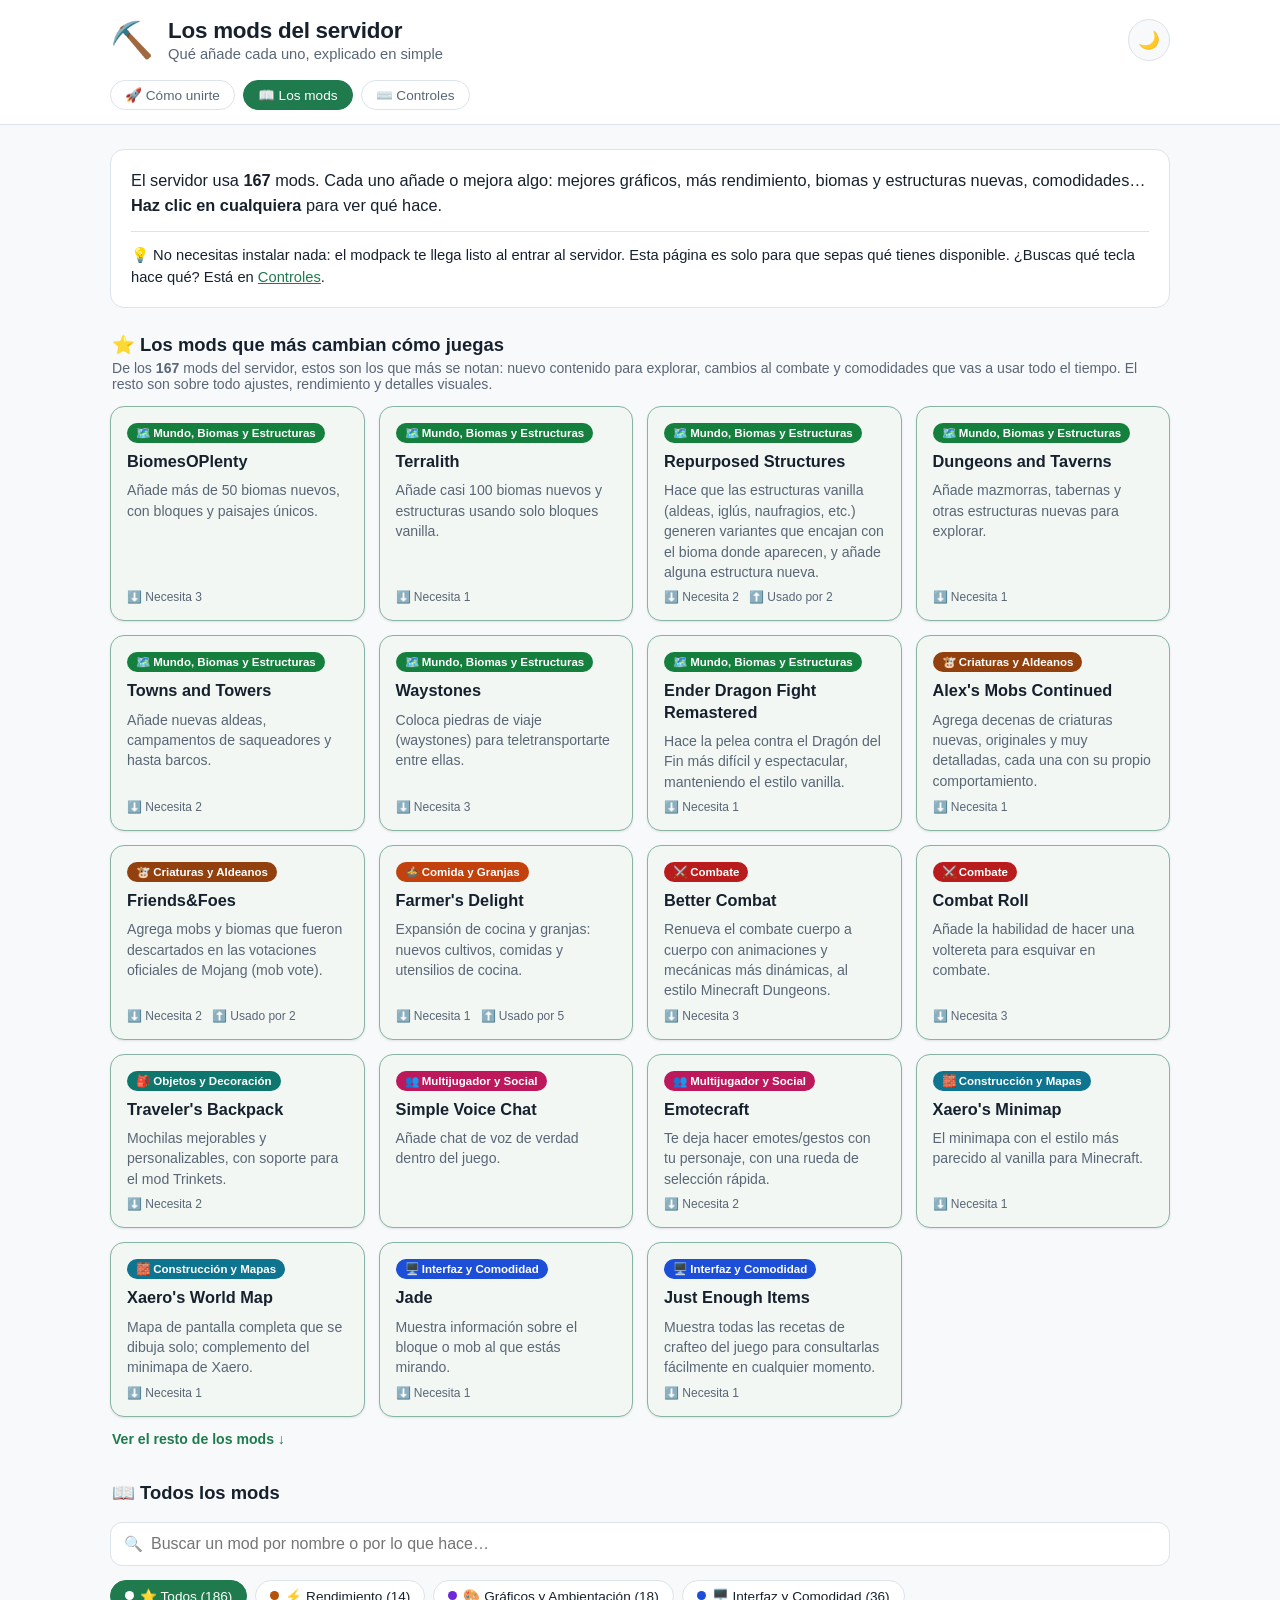
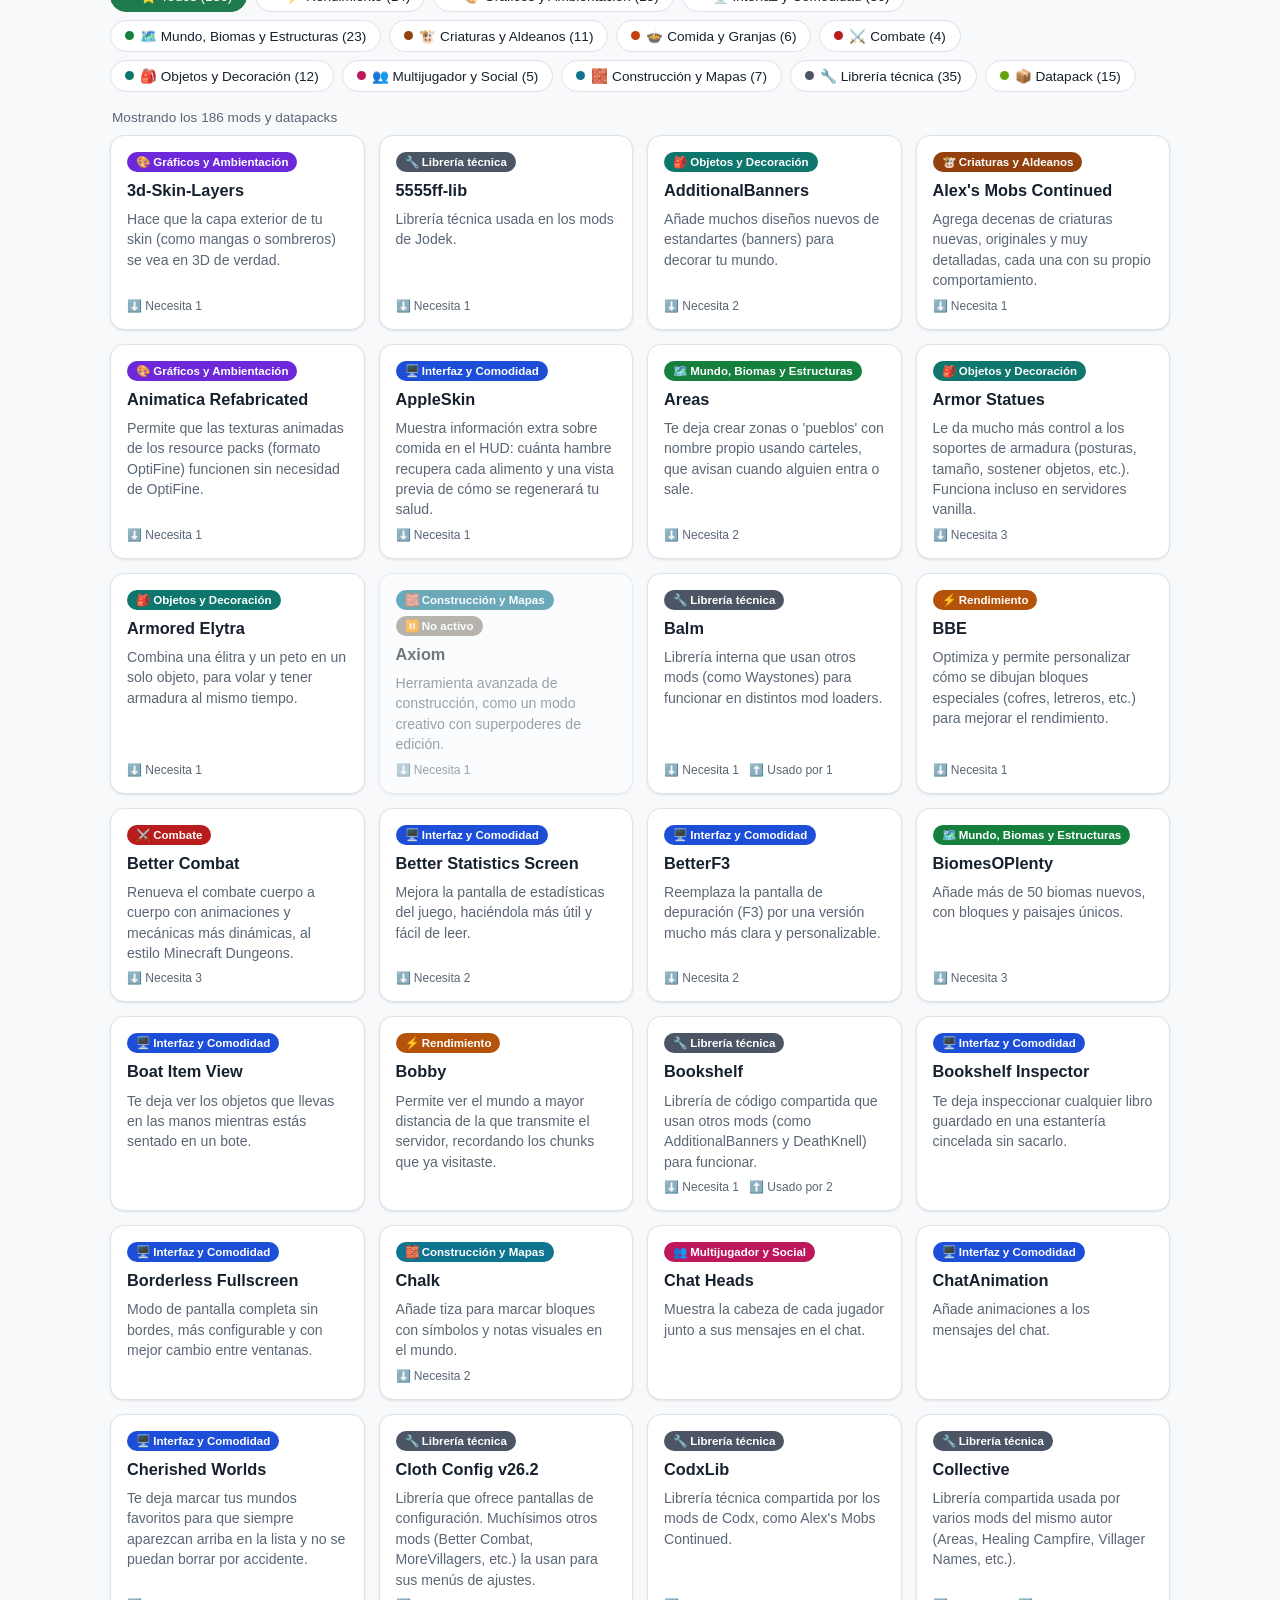
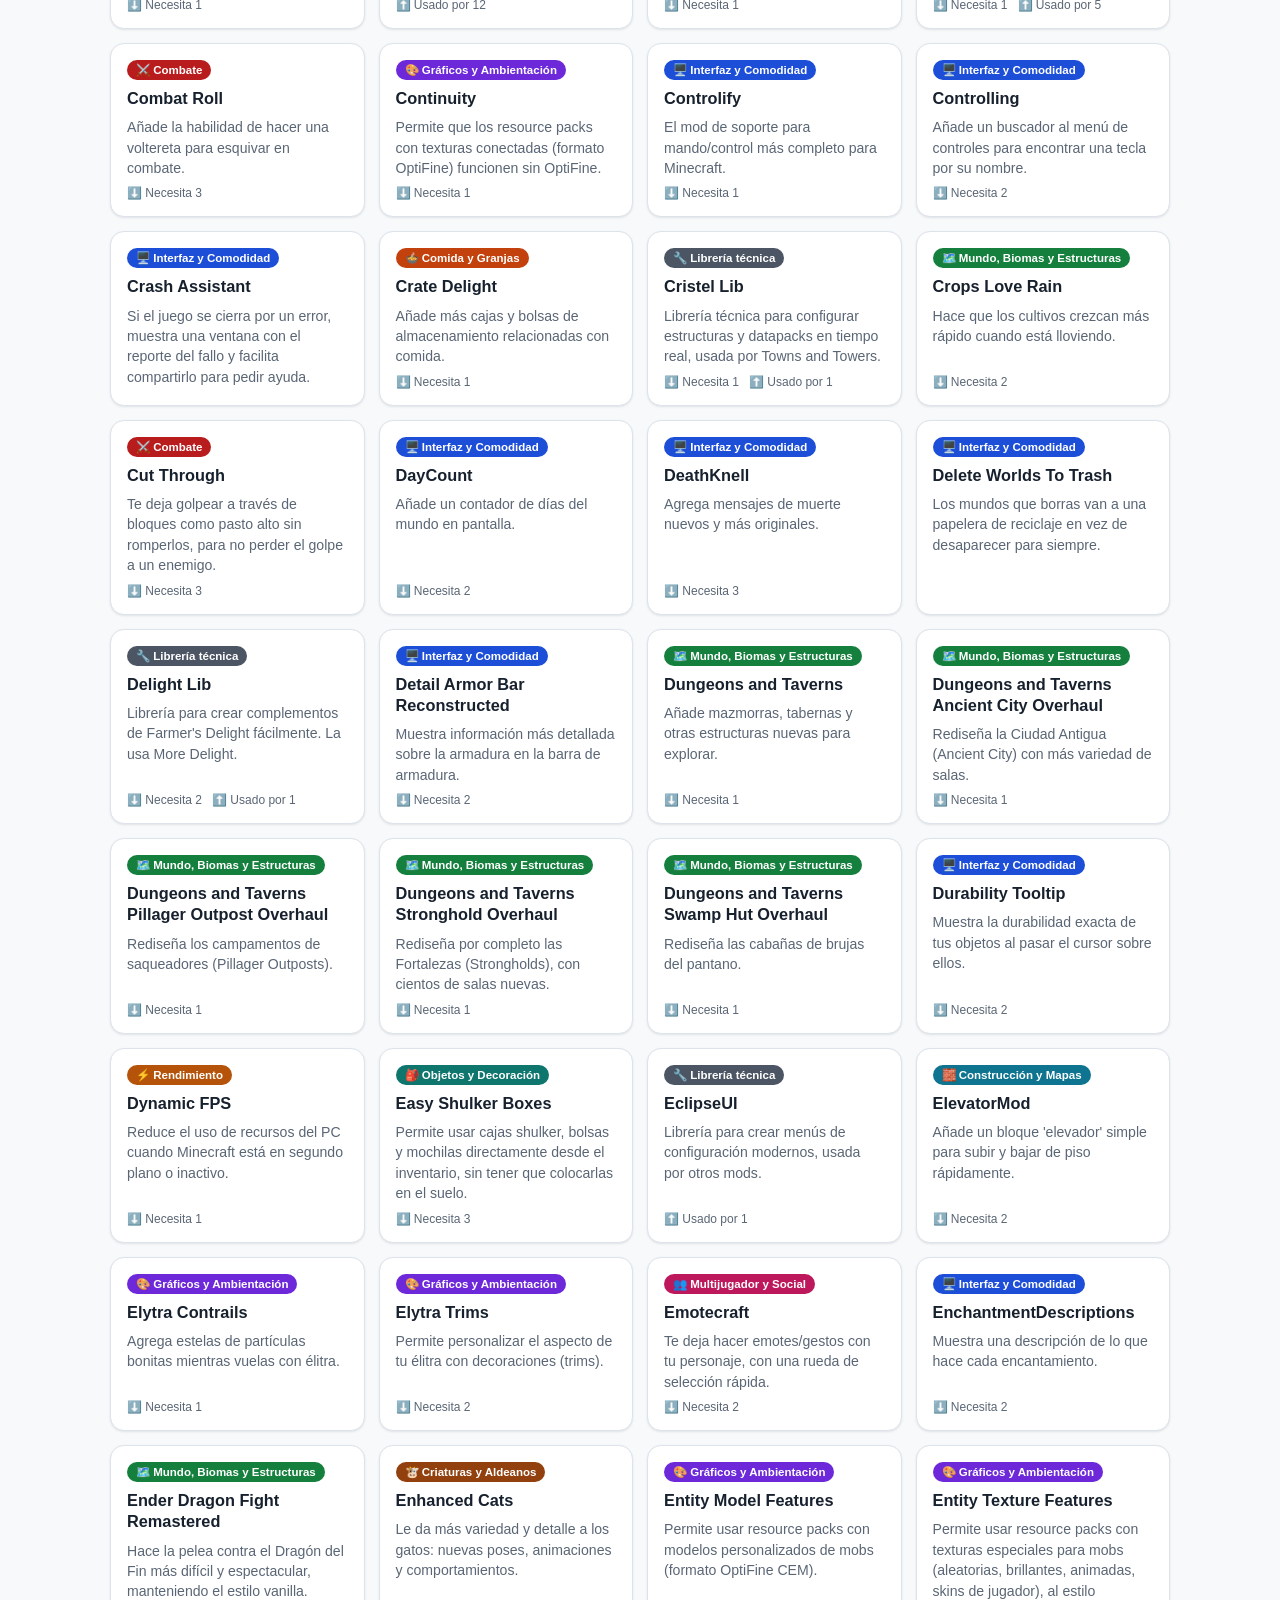
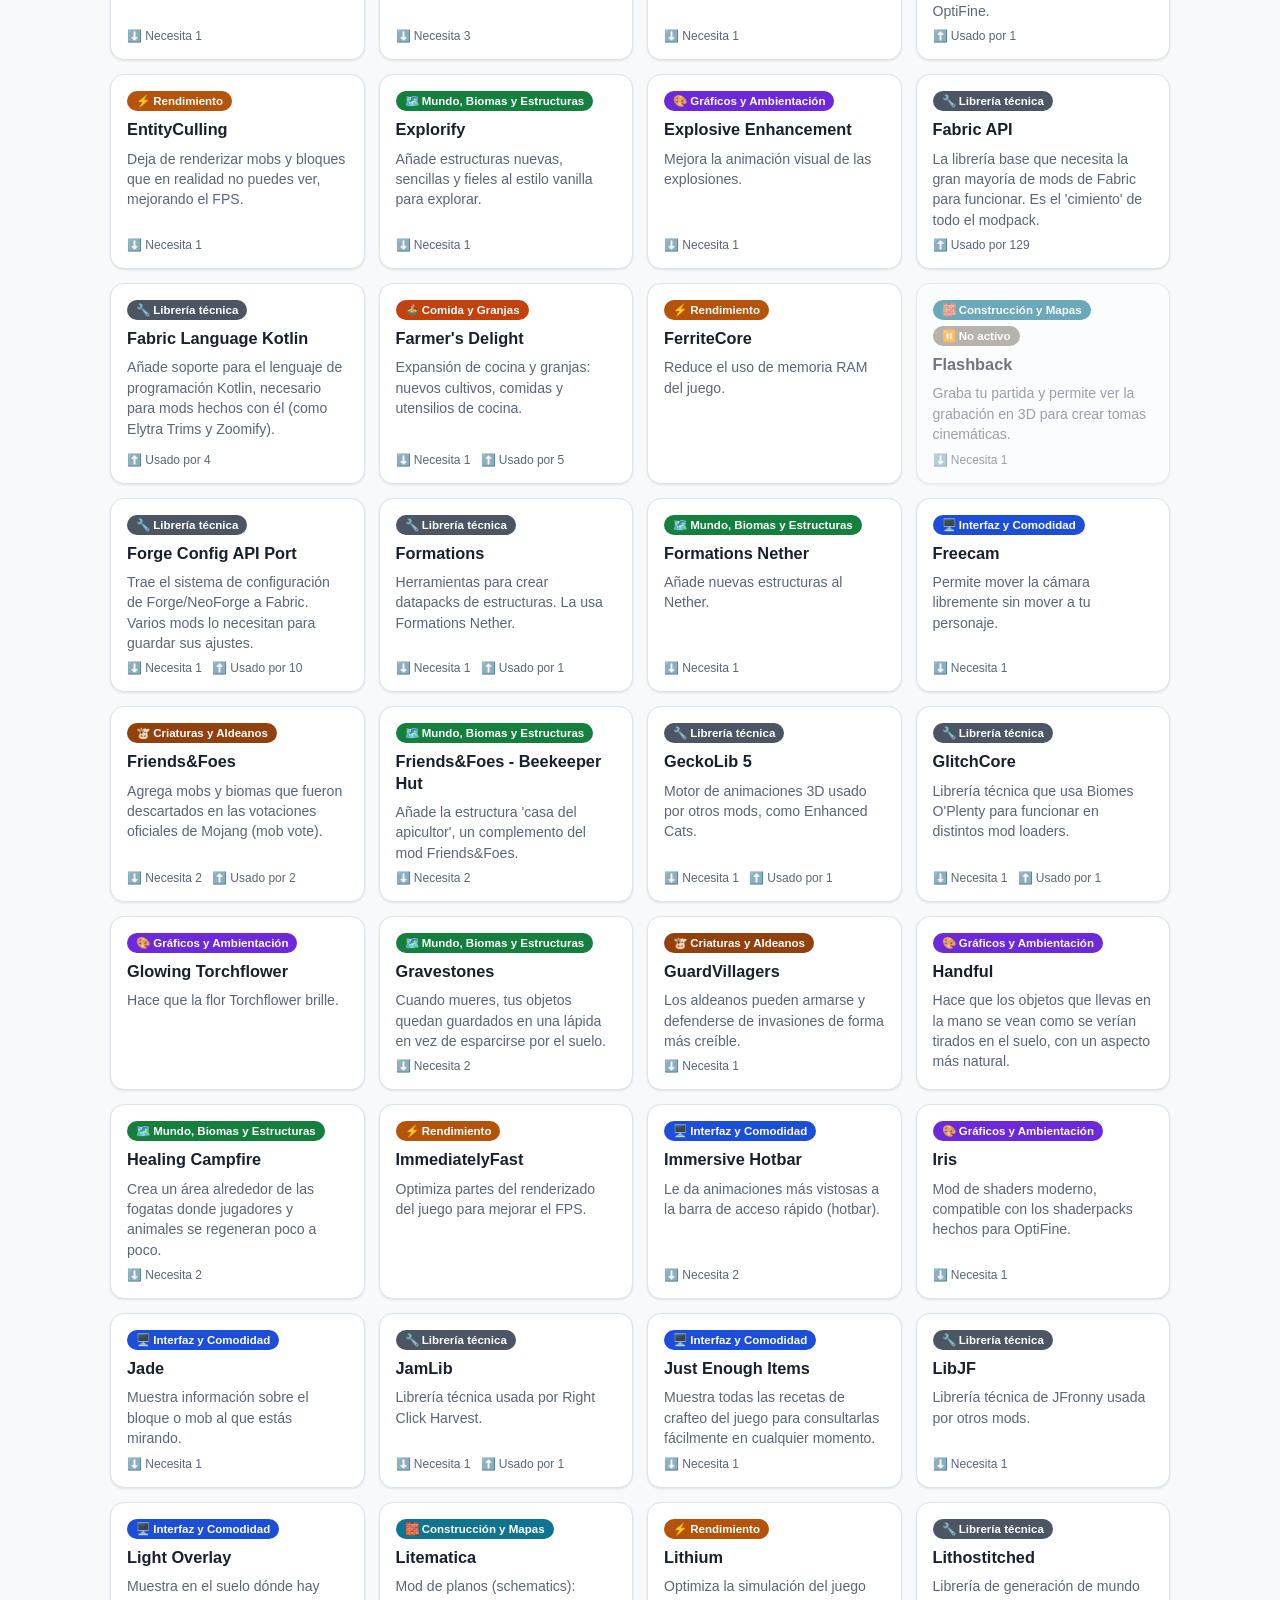
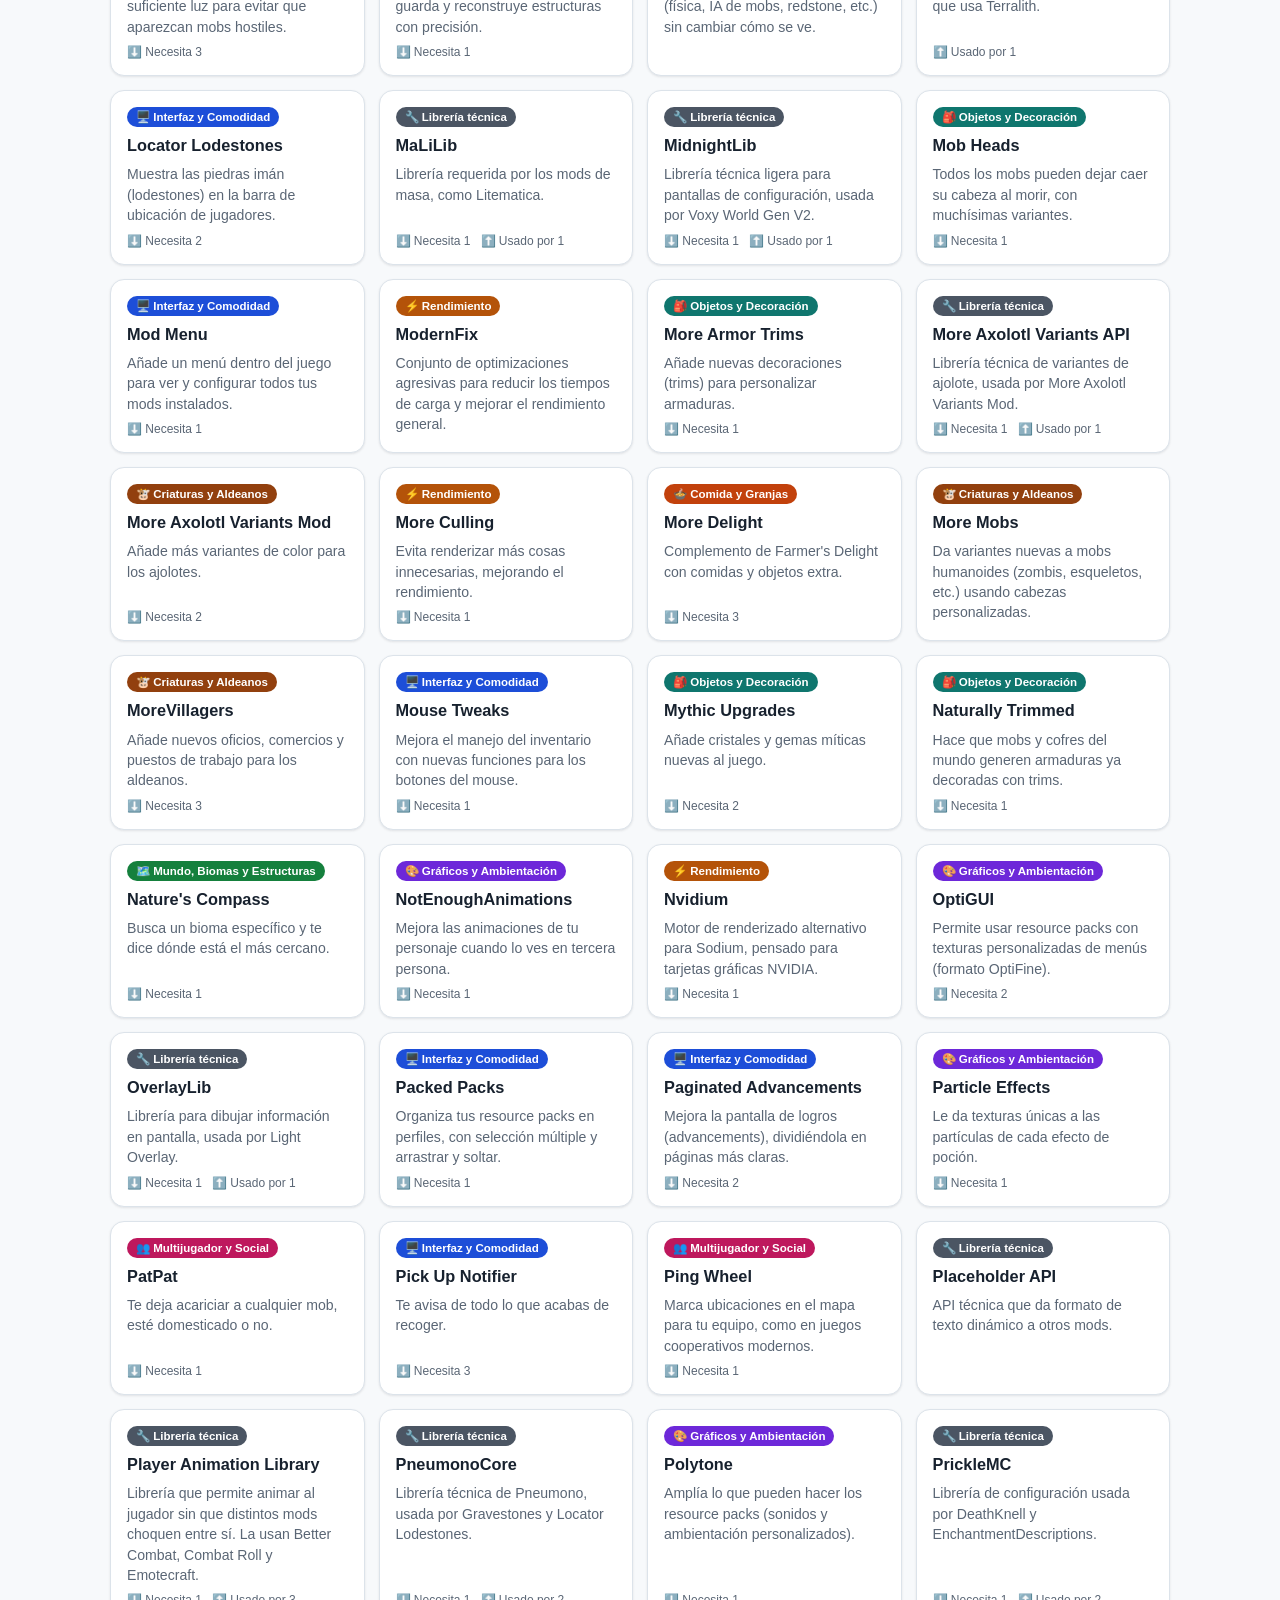
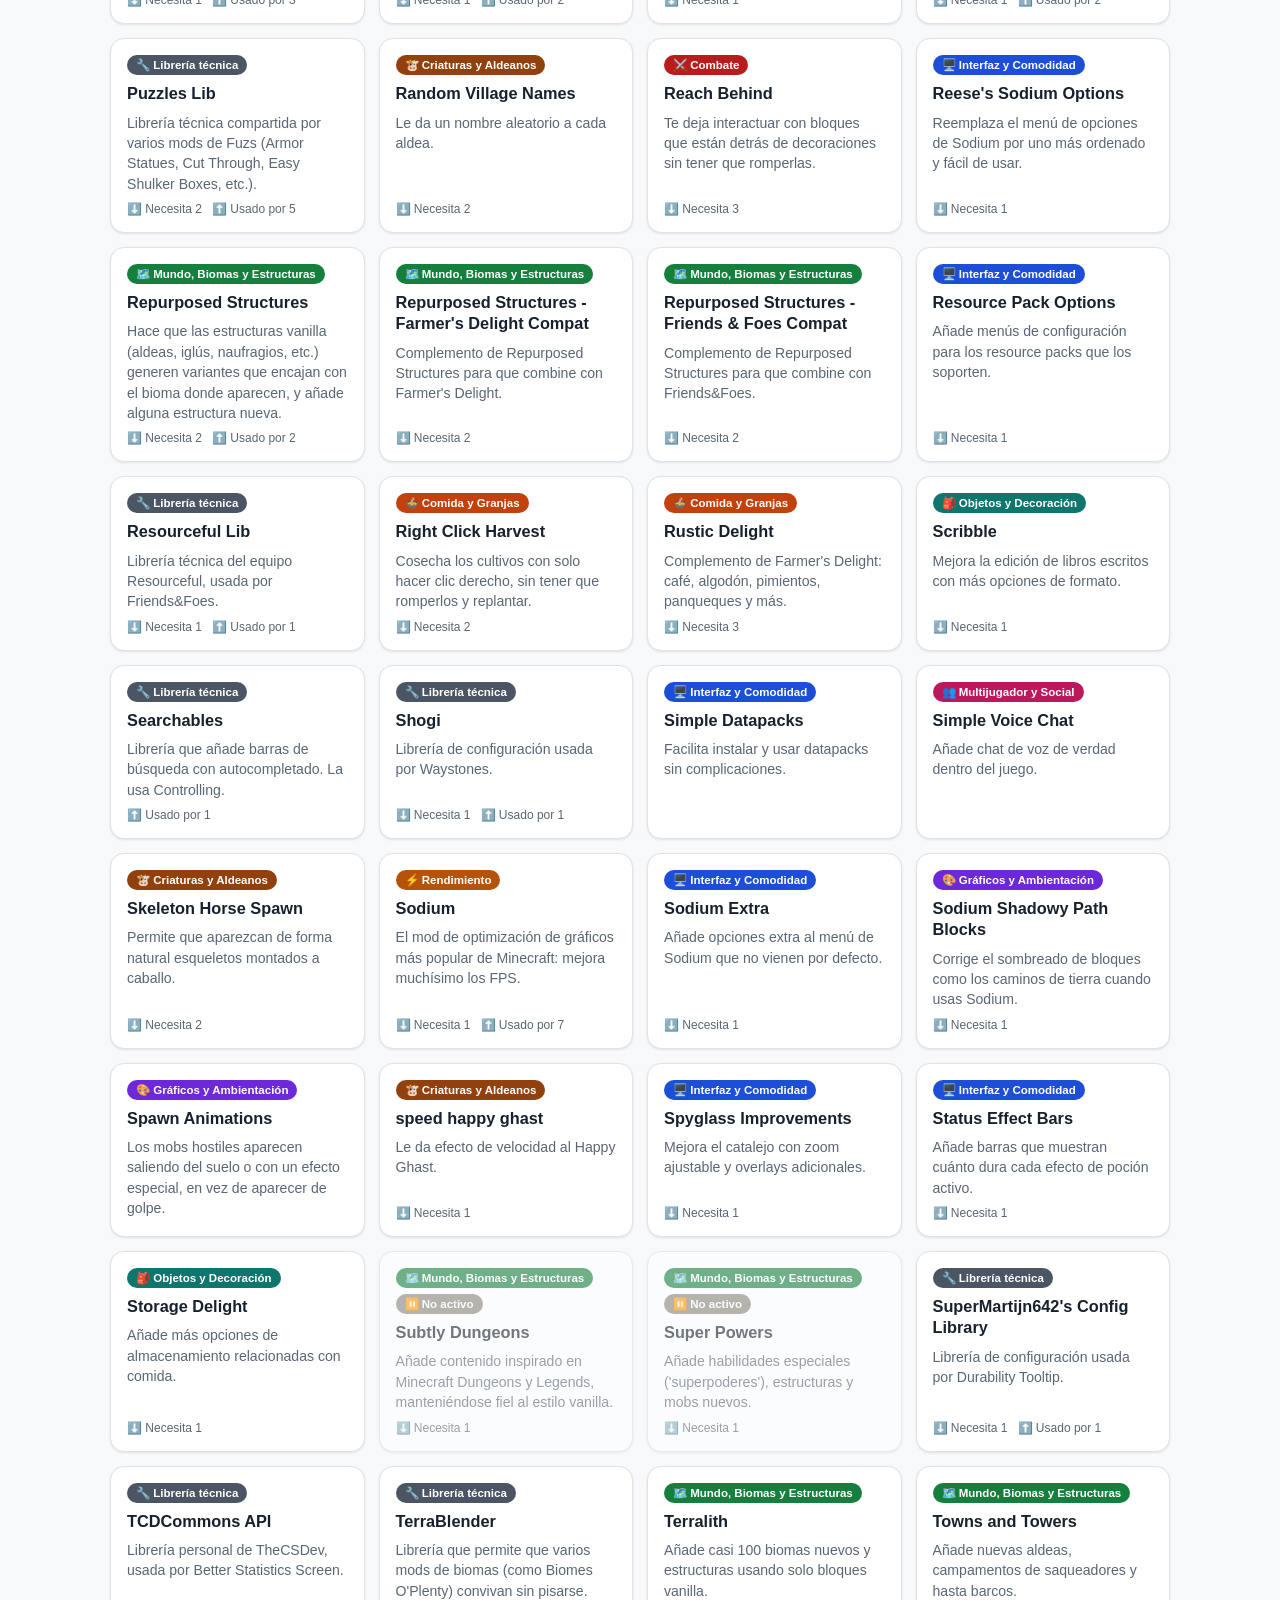
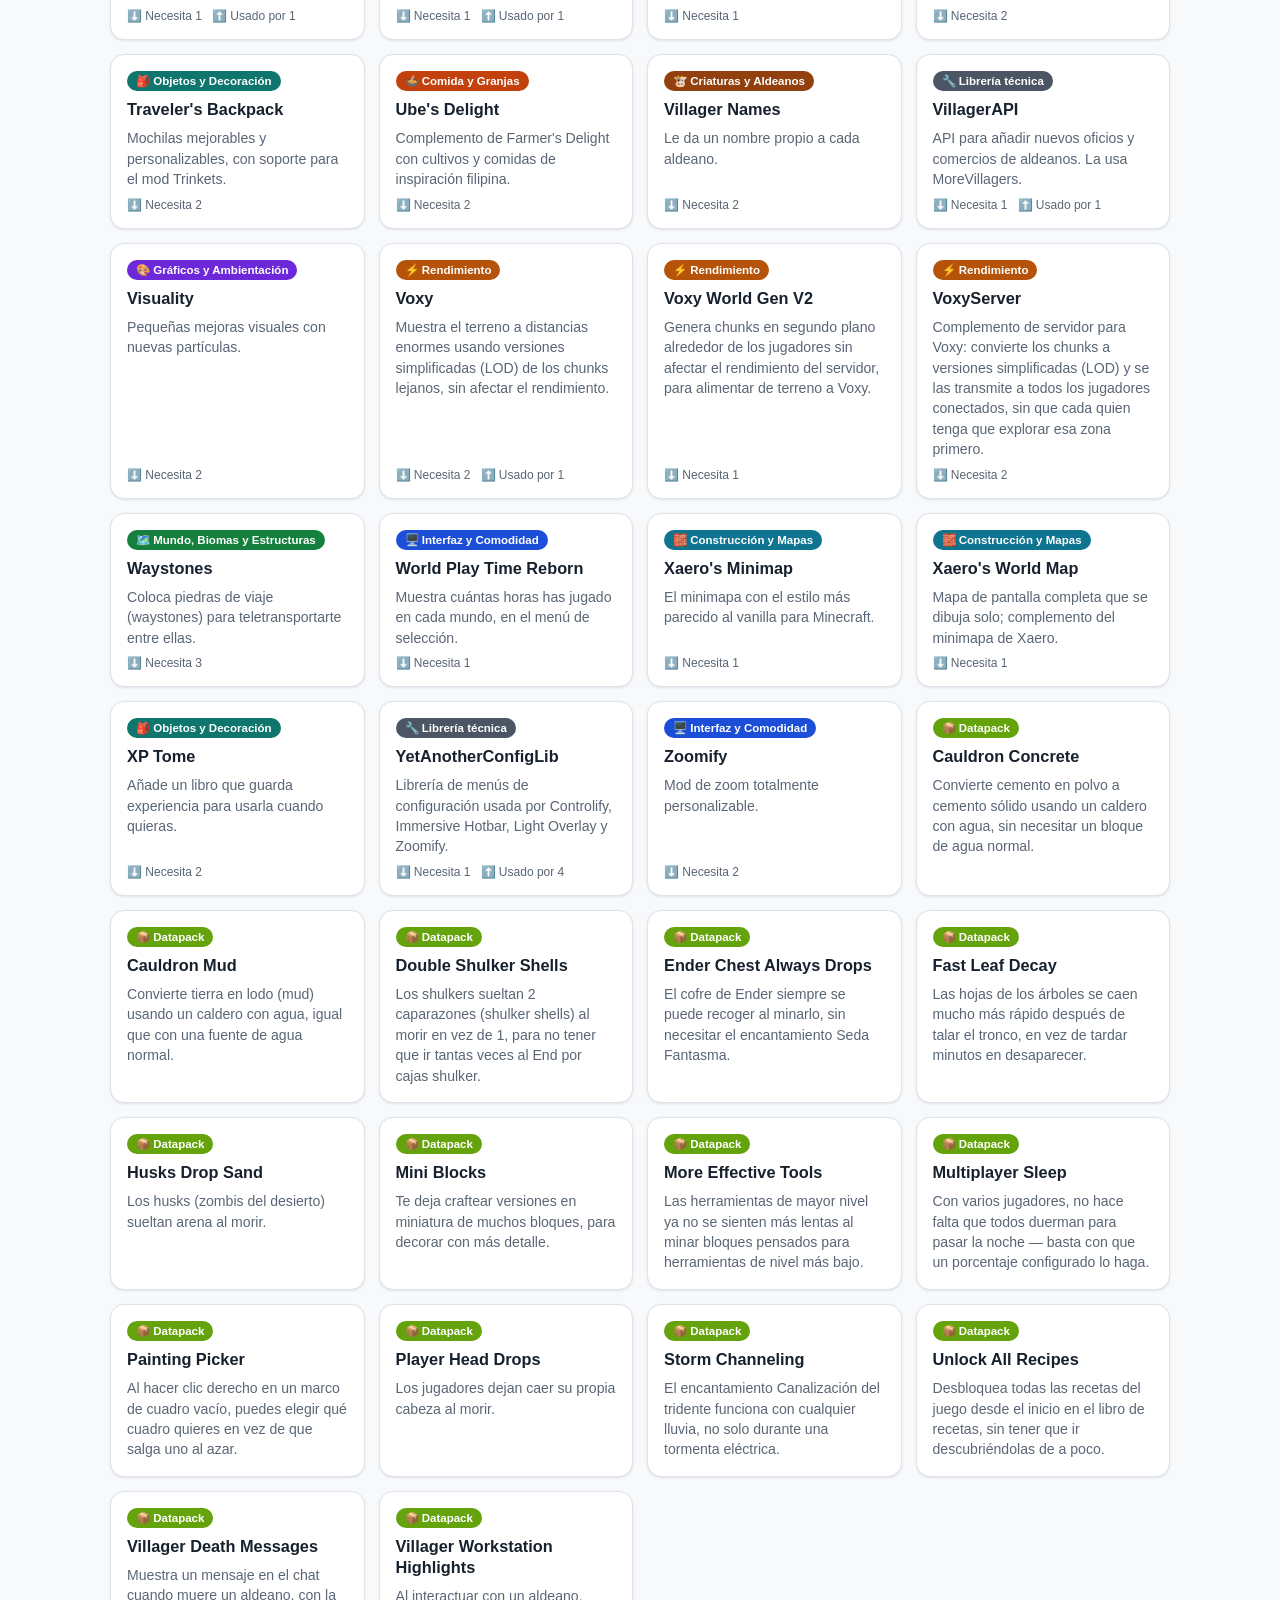
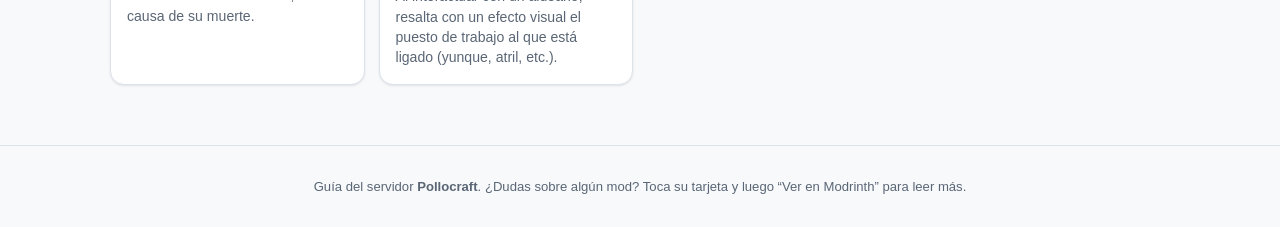
<file: index.html>
<!DOCTYPE html>
<html lang="es">
<head>
<meta charset="UTF-8">
<meta name="viewport" content="width=device-width, initial-scale=1.0">
<title>Los mods — Pollocraft</title>
<meta name="description" content="Guía de los mods del servidor: qué añade cada uno, explicado en simple.">
<link rel="icon" href="data:image/svg+xml,<svg xmlns=%22http://www.w3.org/2000/svg%22 viewBox=%220 0 100 100%22><text y=%22.9em%22 font-size=%2290%22>⛏️</text></svg>">
<link rel="stylesheet" href="style.css">
<link rel="stylesheet" href="keybinds.css">
</head>
<body>

<header class="site-header">
  <div class="header-inner">
    <div class="brand">
      <span class="brand-icon" aria-hidden="true">⛏️</span>
      <div>
        <h1>Los mods del servidor</h1>
        <p class="subtitle">Qué añade cada uno, explicado en simple</p>
      </div>
    </div>
    <button id="theme-toggle" class="theme-toggle" type="button" aria-label="Cambiar tema claro/oscuro" title="Cambiar tema">🌙</button>
  </div>
  <nav class="subnav">
    <a href="join.html">🚀 Cómo unirte</a>
    <a href="index.html" class="active">📖 Los mods</a>
    <a href="keybinds.html">⌨️ Controles</a>
  </nav>
</header>

<main>
  <section class="intro">
    <p class="intro-lead">
      El servidor usa <strong id="mod-count">160</strong> mods. Cada uno añade o mejora algo: mejores gráficos, más
      rendimiento, biomas y estructuras nuevas, comodidades… <strong>Haz clic en cualquiera</strong> para ver qué hace.
    </p>
    <p class="intro-tip">
      💡 No necesitas instalar nada: el modpack te llega listo al entrar al servidor. Esta página es solo para que sepas
      qué tienes disponible. ¿Buscas qué tecla hace qué? Está en <a href="keybinds.html">Controles</a>.
    </p>
  </section>

  <section class="featured-section">
    <h2 class="section-title">⭐ Los mods que más cambian cómo juegas</h2>
    <p class="section-help">
      De los <strong id="mod-count-2">160</strong> mods del servidor, estos son los que más se notan: nuevo contenido
      para explorar, cambios al combate y comodidades que vas a usar todo el tiempo. El resto son sobre todo ajustes,
      rendimiento y detalles visuales.
    </p>
    <div id="featured-grid" class="mod-grid featured-grid"></div>
    <a href="#todos-los-mods" class="featured-see-all">Ver el resto de los mods ↓</a>
  </section>

  <section id="todos-los-mods" class="controls">
    <h2 class="section-title">📖 Todos los mods</h2>
    <div class="search-wrap">
      <span class="search-icon" aria-hidden="true">🔍</span>
      <input id="search" type="search" placeholder="Buscar un mod por nombre o por lo que hace…" autocomplete="off">
    </div>
    <div id="category-filters" class="category-filters" role="group" aria-label="Filtrar por categoría"></div>
  </section>

  <p id="results-count" class="results-count"></p>

  <section id="mod-grid" class="mod-grid" aria-live="polite"></section>

  <p id="no-results" class="no-results" hidden>No encontramos ningún mod que coincida con tu búsqueda 🤔</p>
</main>

<!-- Detail overlay -->
<div id="overlay" class="overlay" hidden>
  <div class="overlay-backdrop" data-close></div>
  <div class="detail-card" role="dialog" aria-modal="true" aria-labelledby="detail-name">
    <button class="close-btn" type="button" data-close aria-label="Cerrar">✕</button>
    <div class="detail-header">
      <span id="detail-badge" class="badge"></span>
      <span id="detail-disabled-badge" class="badge disabled-badge" hidden>⏸️ No activo ahora mismo</span>
      <h2 id="detail-name"></h2>
    </div>
    <p id="detail-desc" class="detail-desc"></p>
    <p id="detail-authors" class="detail-authors"></p>
    <a id="detail-modrinth" class="modrinth-link" href="#" target="_blank" rel="noopener noreferrer">
      <span class="modrinth-icon" aria-hidden="true">◆</span> Ver en Modrinth
    </a>

    <div class="relations">
      <div class="relation-block">
        <h3>⬇️ Se apoya en</h3>
        <p class="relation-help">Este mod usa estos otros por debajo para funcionar. Puedes ignorarlos, ya vienen incluidos.</p>
        <div id="detail-depends" class="chip-list"></div>
      </div>
      <div class="relation-block">
        <h3>⬆️ Le da soporte a</h3>
        <p class="relation-help">Estos mods dependen de él, así que hace su trabajo detrás de cámaras.</p>
        <div id="detail-required-by" class="chip-list"></div>
      </div>
      <div class="relation-block" id="recommends-block">
        <h3>🤝 Combina bien con</h3>
        <p class="relation-help">No es obligatorio, pero juntos dan funciones extra.</p>
        <div id="detail-recommends" class="chip-list"></div>
      </div>
    </div>
  </div>
</div>

<footer class="site-footer">
  <p>Guía del servidor <strong>Pollocraft</strong>. ¿Dudas sobre algún mod? Toca su tarjeta y luego “Ver en Modrinth” para leer más.</p>
</footer>

<script src="theme.js"></script>
<script src="data.js"></script>
<script src="datapacks.js"></script>
<script src="script.js"></script>
</body>
</html>
</file>
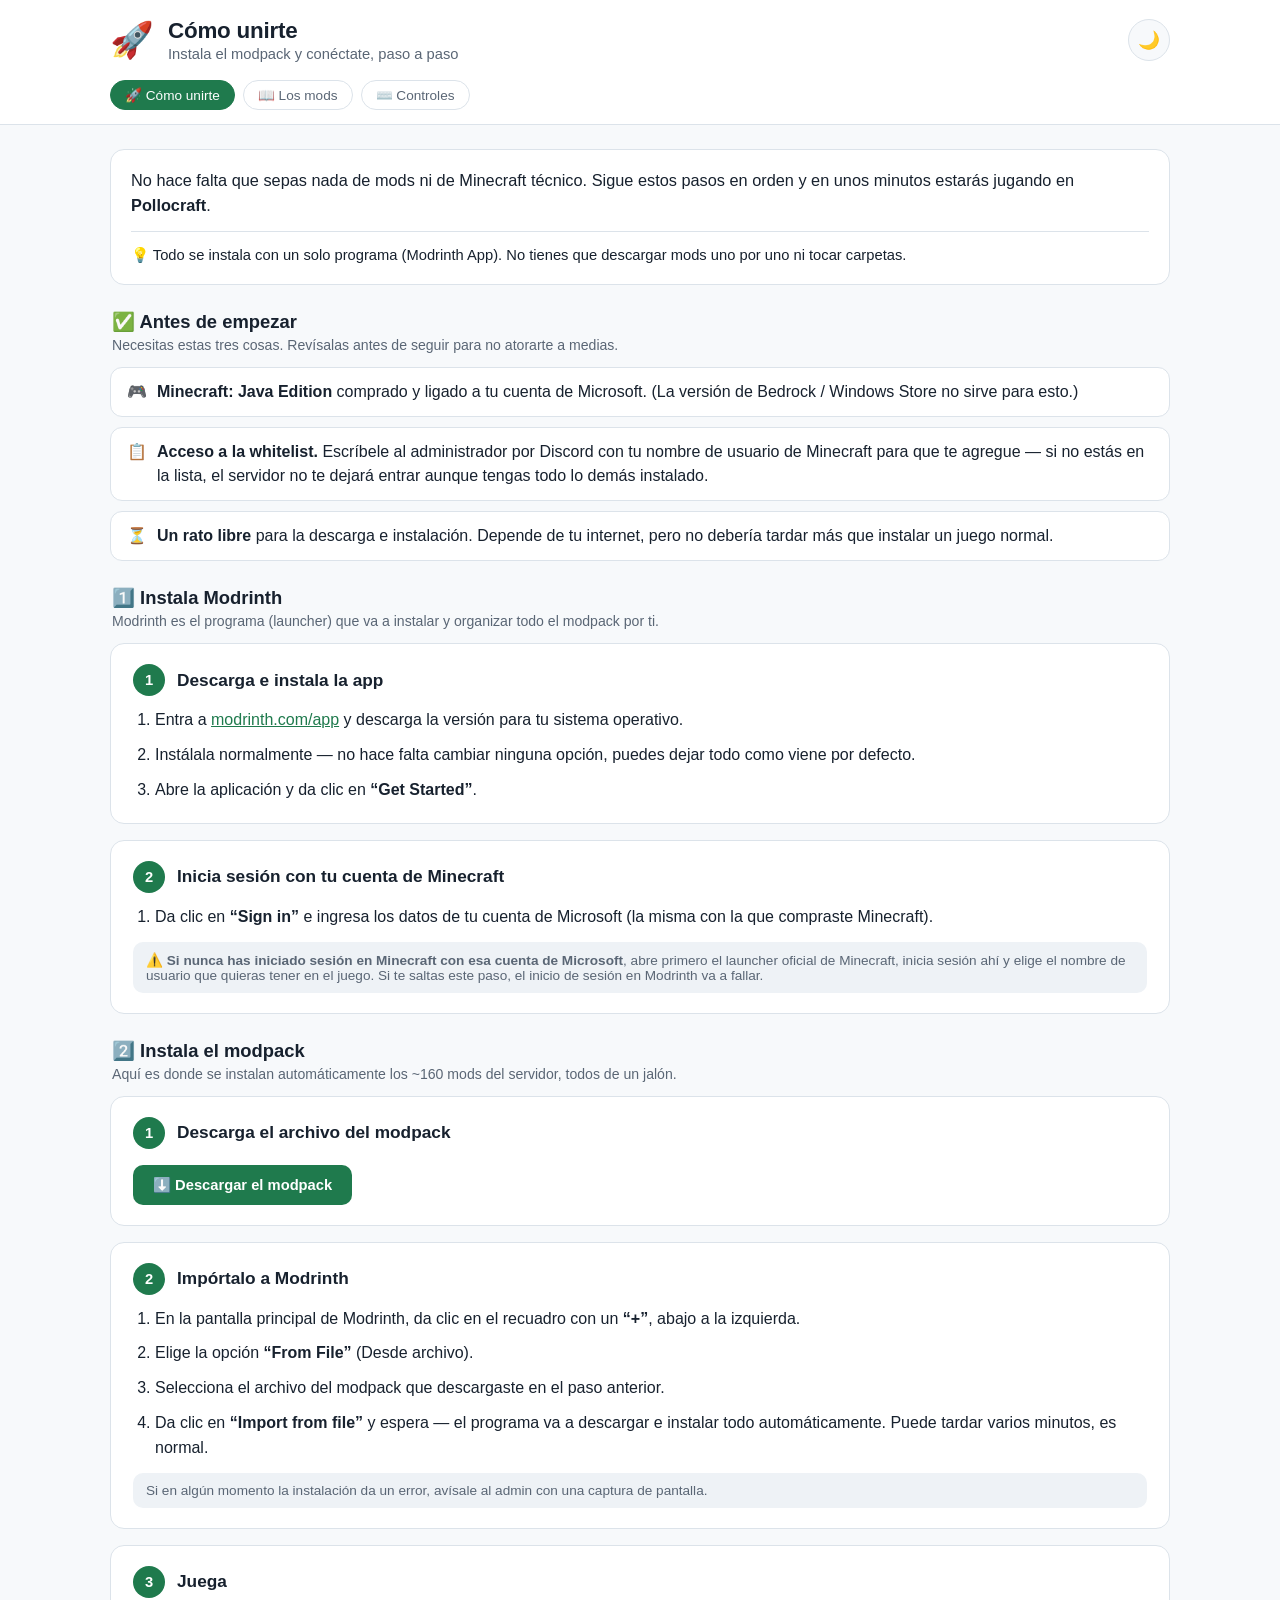
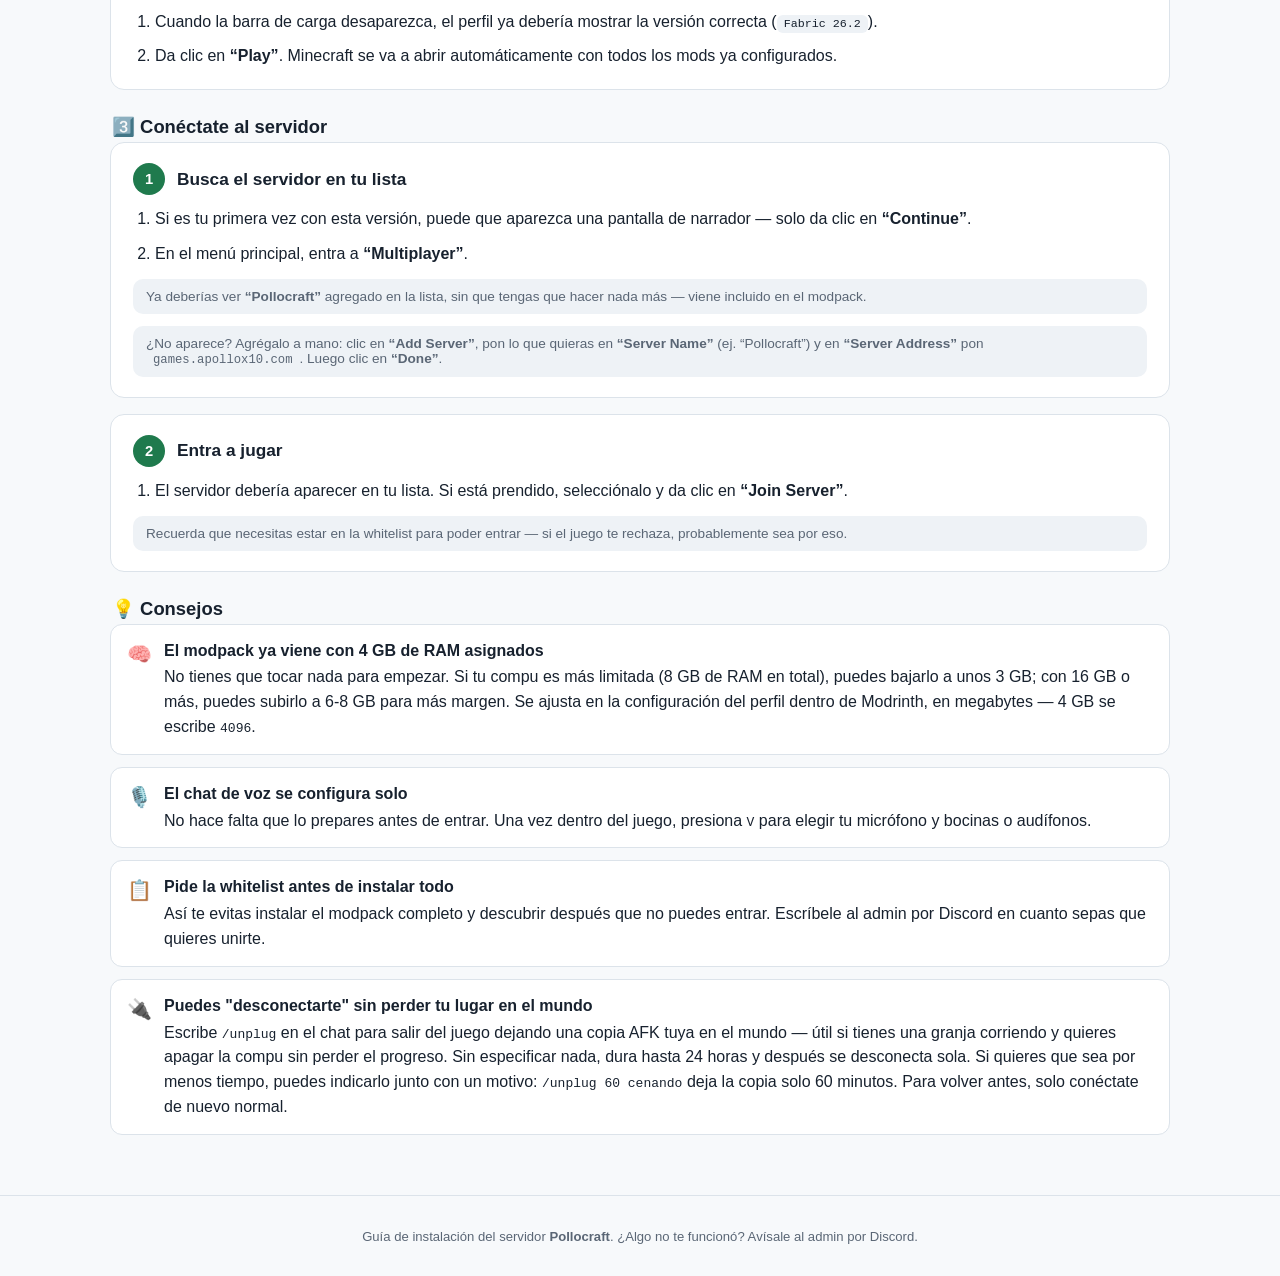
<file: join.html>
<!DOCTYPE html>
<html lang="es">
<head>
<meta charset="UTF-8">
<meta name="viewport" content="width=device-width, initial-scale=1.0">
<title>Cómo unirte — Pollocraft</title>
<meta name="description" content="Instala el modpack y conéctate al servidor de Pollocraft, paso a paso, sin complicaciones.">
<link rel="icon" href="data:image/svg+xml,<svg xmlns=%22http://www.w3.org/2000/svg%22 viewBox=%220 0 100 100%22><text y=%22.9em%22 font-size=%2290%22>🚀</text></svg>">
<link rel="stylesheet" href="style.css">
<link rel="stylesheet" href="keybinds.css">
<link rel="stylesheet" href="join.css">
</head>
<body>

<header class="site-header">
  <div class="header-inner">
    <div class="brand">
      <span class="brand-icon" aria-hidden="true">🚀</span>
      <div>
        <h1>Cómo unirte</h1>
        <p class="subtitle">Instala el modpack y conéctate, paso a paso</p>
      </div>
    </div>
    <button id="theme-toggle" class="theme-toggle" type="button" aria-label="Cambiar tema claro/oscuro" title="Cambiar tema">🌙</button>
  </div>
  <nav class="subnav">
    <a href="join.html" class="active">🚀 Cómo unirte</a>
    <a href="index.html">📖 Los mods</a>
    <a href="keybinds.html">⌨️ Controles</a>
  </nav>
</header>

<main>
  <section class="intro">
    <p class="intro-lead">
      No hace falta que sepas nada de mods ni de Minecraft técnico. Sigue estos pasos en orden y en unos minutos
      estarás jugando en <strong>Pollocraft</strong>.
    </p>
    <p class="intro-tip">
      💡 Todo se instala con un solo programa (Modrinth App). No tienes que descargar mods uno por uno ni tocar carpetas.
    </p>
  </section>

  <h2 class="section-title">✅ Antes de empezar</h2>
  <p class="section-help">Necesitas estas tres cosas. Revísalas antes de seguir para no atorarte a medias.</p>

  <ul class="checklist">
    <li><span class="check-icon">🎮</span> <span><strong>Minecraft: Java Edition</strong> comprado y ligado a tu cuenta de Microsoft. (La versión de Bedrock / Windows Store no sirve para esto.)</span></li>
    <li><span class="check-icon">📋</span> <span><strong>Acceso a la whitelist.</strong> Escríbele al administrador por Discord con tu nombre de usuario de Minecraft para que te agregue — si no estás en la lista, el servidor no te dejará entrar aunque tengas todo lo demás instalado.</span></li>
    <li><span class="check-icon">⏳</span> <span><strong>Un rato libre</strong> para la descarga e instalación. Depende de tu internet, pero no debería tardar más que instalar un juego normal.</span></li>
  </ul>

  <h2 class="section-title">1️⃣ Instala Modrinth</h2>
  <p class="section-help">Modrinth es el programa (launcher) que va a instalar y organizar todo el modpack por ti.</p>

  <div class="step-card">
    <div class="step-card-head">
      <span class="step-num">1</span>
      <h3>Descarga e instala la app</h3>
    </div>
    <ol>
      <li>Entra a <a href="https://modrinth.com/app" target="_blank" rel="noopener noreferrer">modrinth.com/app</a> y descarga la versión para tu sistema operativo.</li>
      <li>Instálala normalmente — no hace falta cambiar ninguna opción, puedes dejar todo como viene por defecto.</li>
      <li>Abre la aplicación y da clic en <strong>“Get Started”</strong>.</li>
    </ol>
  </div>

  <div class="step-card">
    <div class="step-card-head">
      <span class="step-num">2</span>
      <h3>Inicia sesión con tu cuenta de Minecraft</h3>
    </div>
    <ol>
      <li>Da clic en <strong>“Sign in”</strong> e ingresa los datos de tu cuenta de Microsoft (la misma con la que compraste Minecraft).</li>
    </ol>
    <p class="step-note">
      ⚠️ <strong>Si nunca has iniciado sesión en Minecraft con esa cuenta de Microsoft</strong>, abre primero el launcher
      oficial de Minecraft, inicia sesión ahí y elige el nombre de usuario que quieras tener en el juego. Si te saltas
      este paso, el inicio de sesión en Modrinth va a fallar.
    </p>
  </div>

  <h2 class="section-title">2️⃣ Instala el modpack</h2>
  <p class="section-help">Aquí es donde se instalan automáticamente los ~160 mods del servidor, todos de un jalón.</p>

  <div class="step-card">
    <div class="step-card-head">
      <span class="step-num">1</span>
      <h3>Descarga el archivo del modpack</h3>
    </div>
    <a class="btn-primary-link" href="https://pollocraft-modpack.apollox10.com/Pollocraft%20Mods%202026%201.0.0.mrpack" target="_blank" rel="noopener noreferrer">⬇️ Descargar el modpack</a>
  </div>

  <div class="step-card">
    <div class="step-card-head">
      <span class="step-num">2</span>
      <h3>Impórtalo a Modrinth</h3>
    </div>
    <ol>
      <li>En la pantalla principal de Modrinth, da clic en el recuadro con un <strong>“+”</strong>, abajo a la izquierda.</li>
      <li>Elige la opción <strong>“From File”</strong> (Desde archivo).</li>
      <li>Selecciona el archivo del modpack que descargaste en el paso anterior.</li>
      <li>Da clic en <strong>“Import from file”</strong> y espera — el programa va a descargar e instalar todo automáticamente. Puede tardar varios minutos, es normal.</li>
    </ol>
    <p class="step-note">Si en algún momento la instalación da un error, avísale al admin con una captura de pantalla.</p>
  </div>

  <div class="step-card">
    <div class="step-card-head">
      <span class="step-num">3</span>
      <h3>Juega</h3>
    </div>
    <ol>
      <li>Cuando la barra de carga desaparezca, el perfil ya debería mostrar la versión correcta (<code>Fabric 26.2</code>).</li>
      <li>Da clic en <strong>“Play”</strong>. Minecraft se va a abrir automáticamente con todos los mods ya configurados.</li>
    </ol>
  </div>

  <h2 class="section-title">3️⃣ Conéctate al servidor</h2>

  <div class="step-card">
    <div class="step-card-head">
      <span class="step-num">1</span>
      <h3>Busca el servidor en tu lista</h3>
    </div>
    <ol>
      <li>Si es tu primera vez con esta versión, puede que aparezca una pantalla de narrador — solo da clic en <strong>“Continue”</strong>.</li>
      <li>En el menú principal, entra a <strong>“Multiplayer”</strong>.</li>
    </ol>
    <p class="step-note">
      Ya deberías ver <strong>“Pollocraft”</strong> agregado en la lista, sin que tengas que hacer nada más — viene incluido en el modpack.
    </p>
    <p class="step-note">
      ¿No aparece? Agrégalo a mano: clic en <strong>“Add Server”</strong>, pon lo que quieras en <strong>“Server Name”</strong> (ej. “Pollocraft”) y en <strong>“Server Address”</strong> pon <code>games.apollox10.com</code>. Luego clic en <strong>“Done”</strong>.
    </p>
  </div>

  <div class="step-card">
    <div class="step-card-head">
      <span class="step-num">2</span>
      <h3>Entra a jugar</h3>
    </div>
    <ol>
      <li>El servidor debería aparecer en tu lista. Si está prendido, selecciónalo y da clic en <strong>“Join Server”</strong>.</li>
    </ol>
    <p class="step-note">Recuerda que necesitas estar en la whitelist para poder entrar — si el juego te rechaza, probablemente sea por eso.</p>
  </div>

  <h2 class="section-title">💡 Consejos</h2>

  <div class="tips-list">
    <div class="tip-item">
      <span class="tip-icon">🧠</span>
      <div>
        <strong>El modpack ya viene con 4&nbsp;GB de RAM asignados</strong>
        No tienes que tocar nada para empezar. Si tu compu es más limitada (8&nbsp;GB de RAM en total), puedes bajarlo
        a unos 3&nbsp;GB; con 16&nbsp;GB o más, puedes subirlo a 6-8&nbsp;GB para más margen. Se ajusta en la
        configuración del perfil dentro de Modrinth, en megabytes — 4&nbsp;GB se escribe <code>4096</code>.
      </div>
    </div>
    <div class="tip-item">
      <span class="tip-icon">🎙️</span>
      <div>
        <strong>El chat de voz se configura solo</strong>
        No hace falta que lo prepares antes de entrar. Una vez dentro del juego, presiona <kbd>V</kbd> para elegir tu
        micrófono y bocinas o audífonos.
      </div>
    </div>
    <div class="tip-item">
      <span class="tip-icon">📋</span>
      <div>
        <strong>Pide la whitelist antes de instalar todo</strong>
        Así te evitas instalar el modpack completo y descubrir después que no puedes entrar. Escríbele al admin por
        Discord en cuanto sepas que quieres unirte.
      </div>
    </div>
    <div class="tip-item">
      <span class="tip-icon">🔌</span>
      <div>
        <strong>Puedes "desconectarte" sin perder tu lugar en el mundo</strong>
        Escribe <code>/unplug</code> en el chat para salir del juego dejando una copia AFK tuya en el mundo — útil si
        tienes una granja corriendo y quieres apagar la compu sin perder el progreso. Sin especificar nada, dura hasta
        24 horas y después se desconecta sola. Si quieres que sea por menos tiempo, puedes indicarlo junto con un
        motivo: <code>/unplug 60 cenando</code> deja la copia solo 60 minutos. Para volver antes, solo conéctate de
        nuevo normal.
      </div>
    </div>
  </div>
</main>

<footer class="site-footer">
  <p>Guía de instalación del servidor <strong>Pollocraft</strong>. ¿Algo no te funcionó? Avísale al admin por Discord.</p>
</footer>

<script src="theme.js"></script>
</body>
</html>
</file>
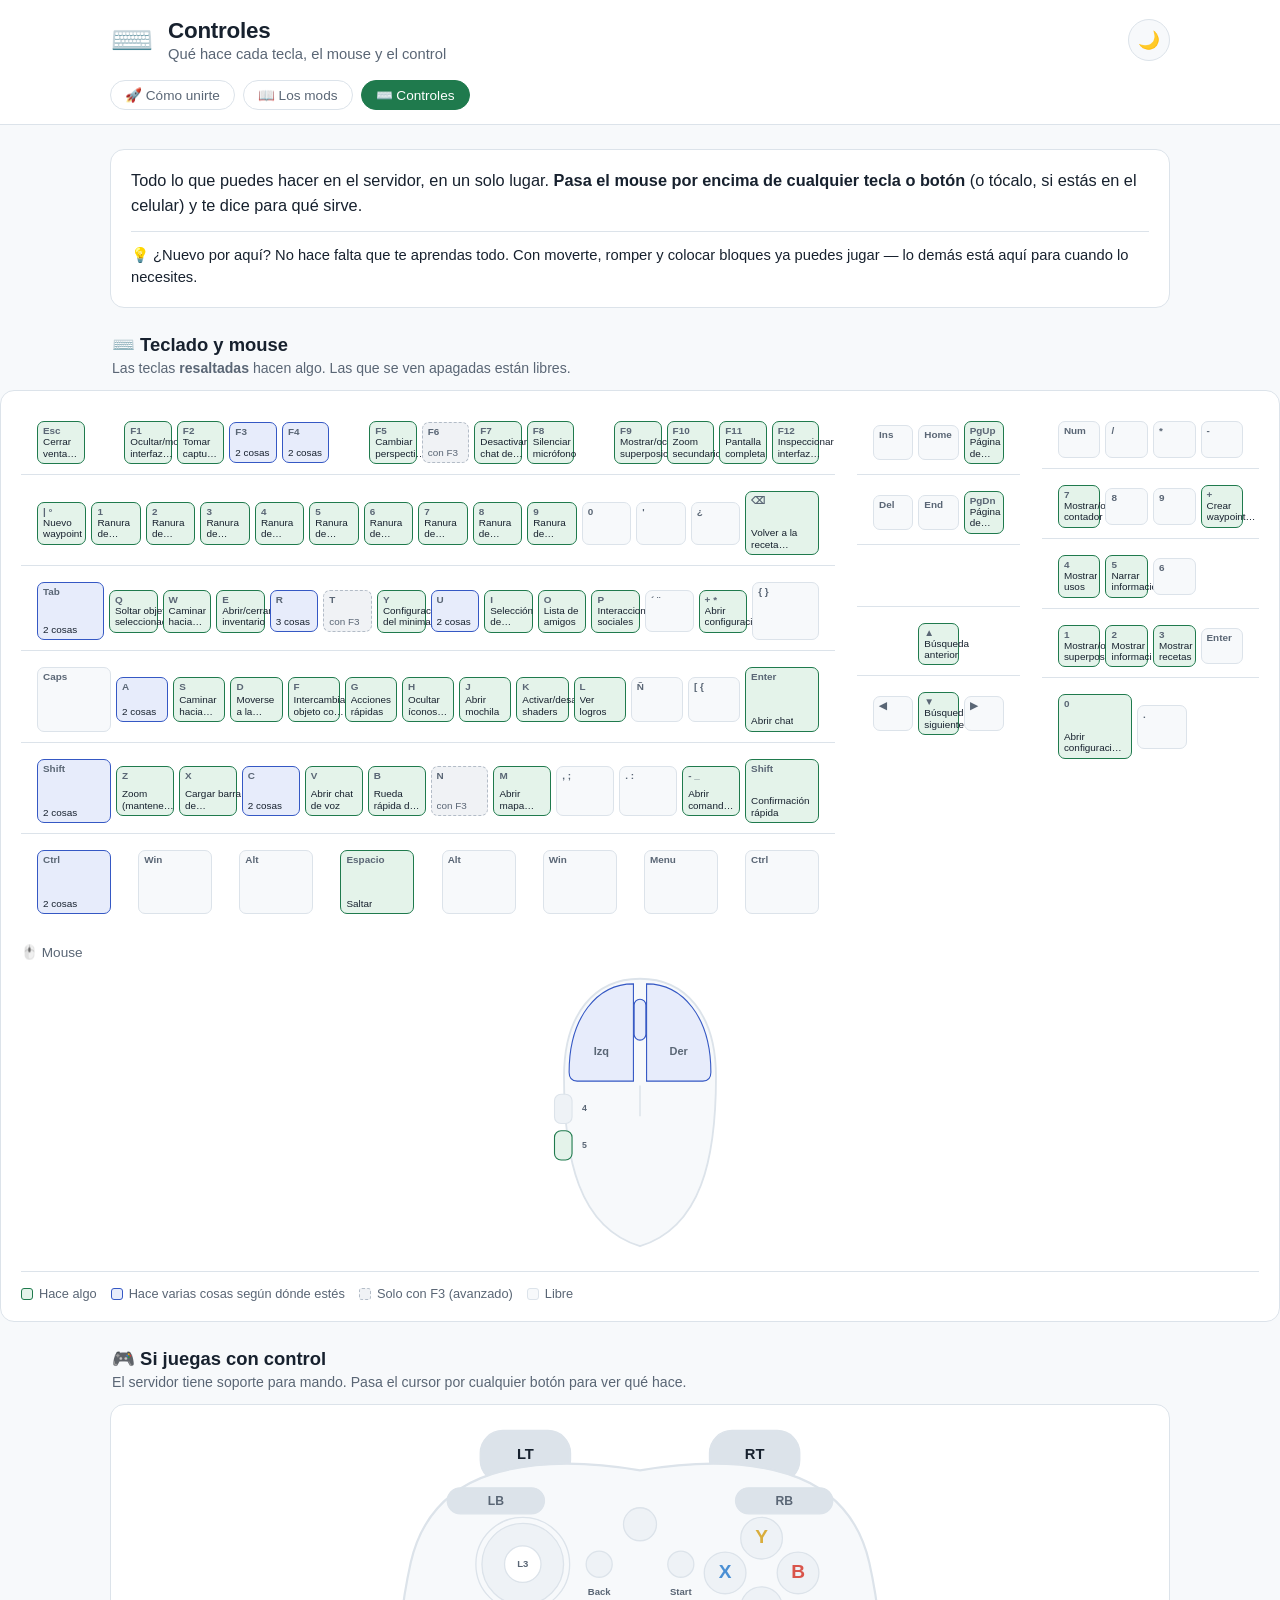
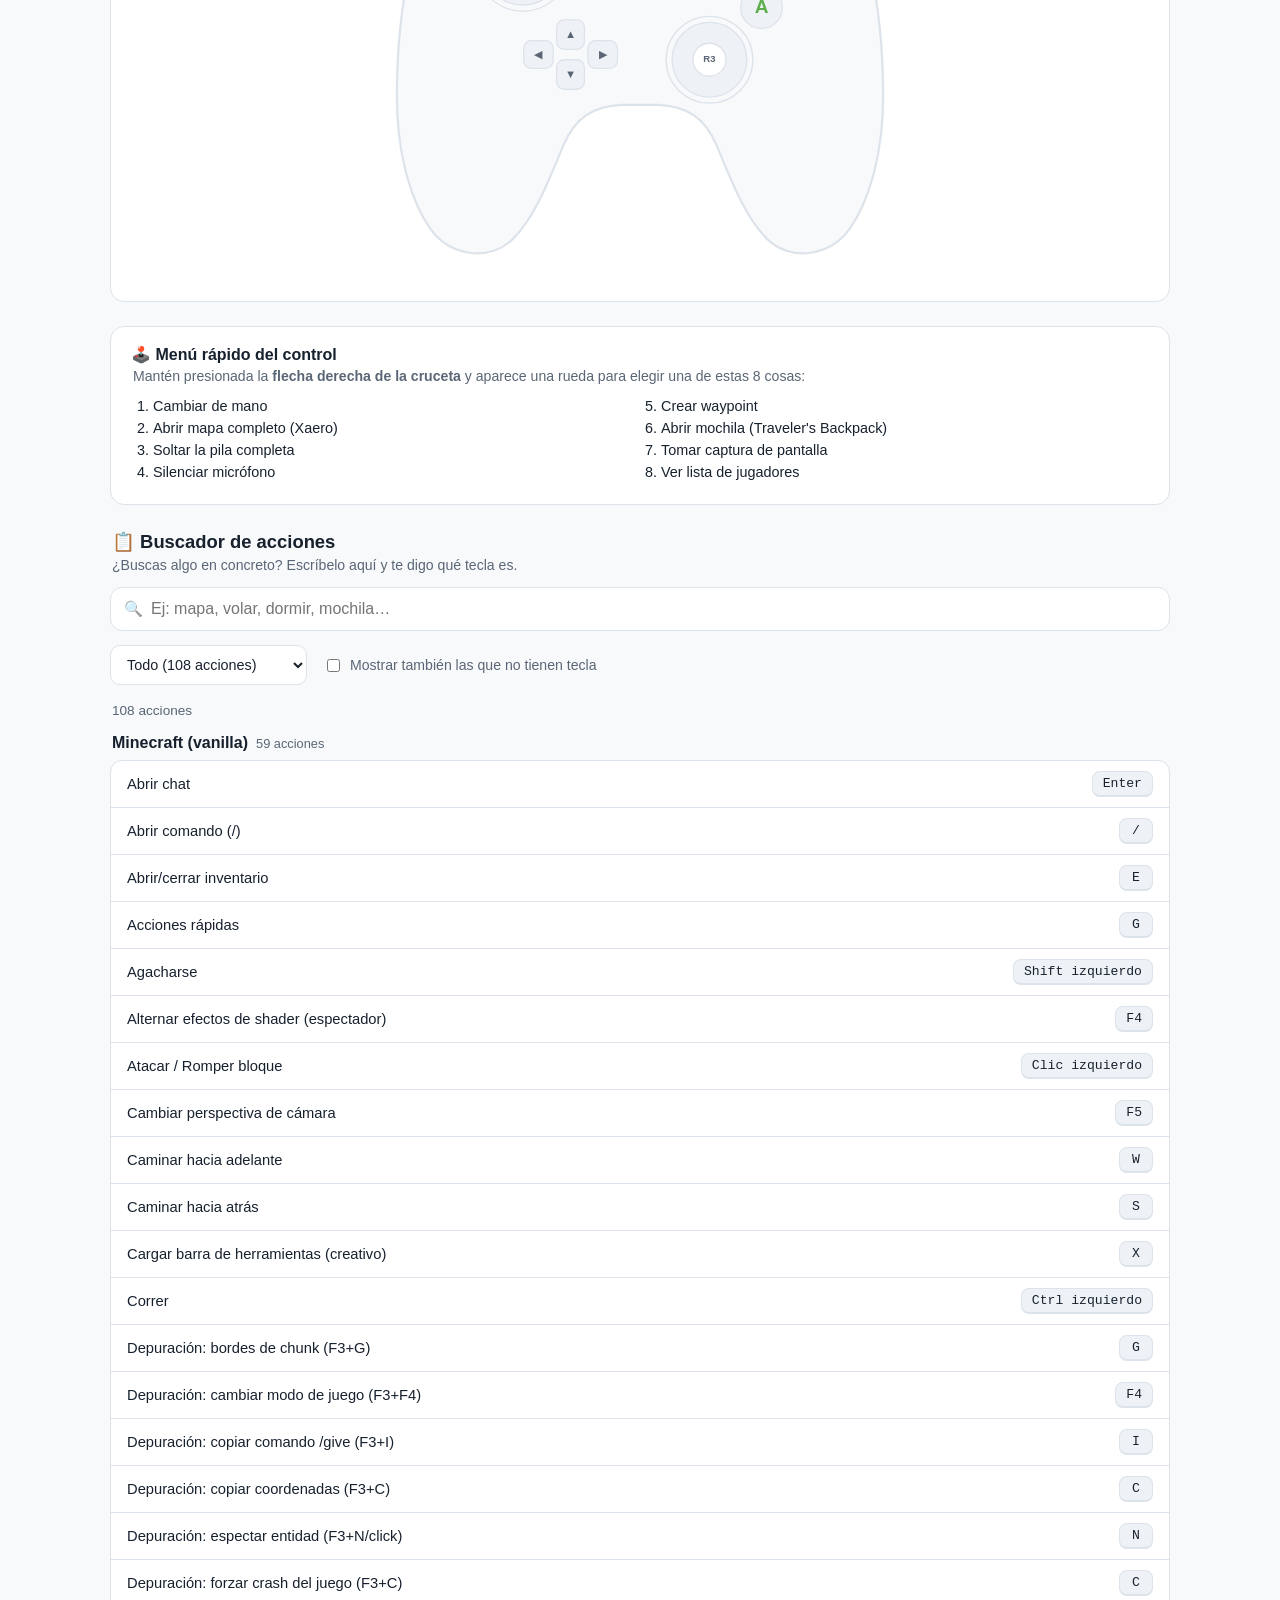
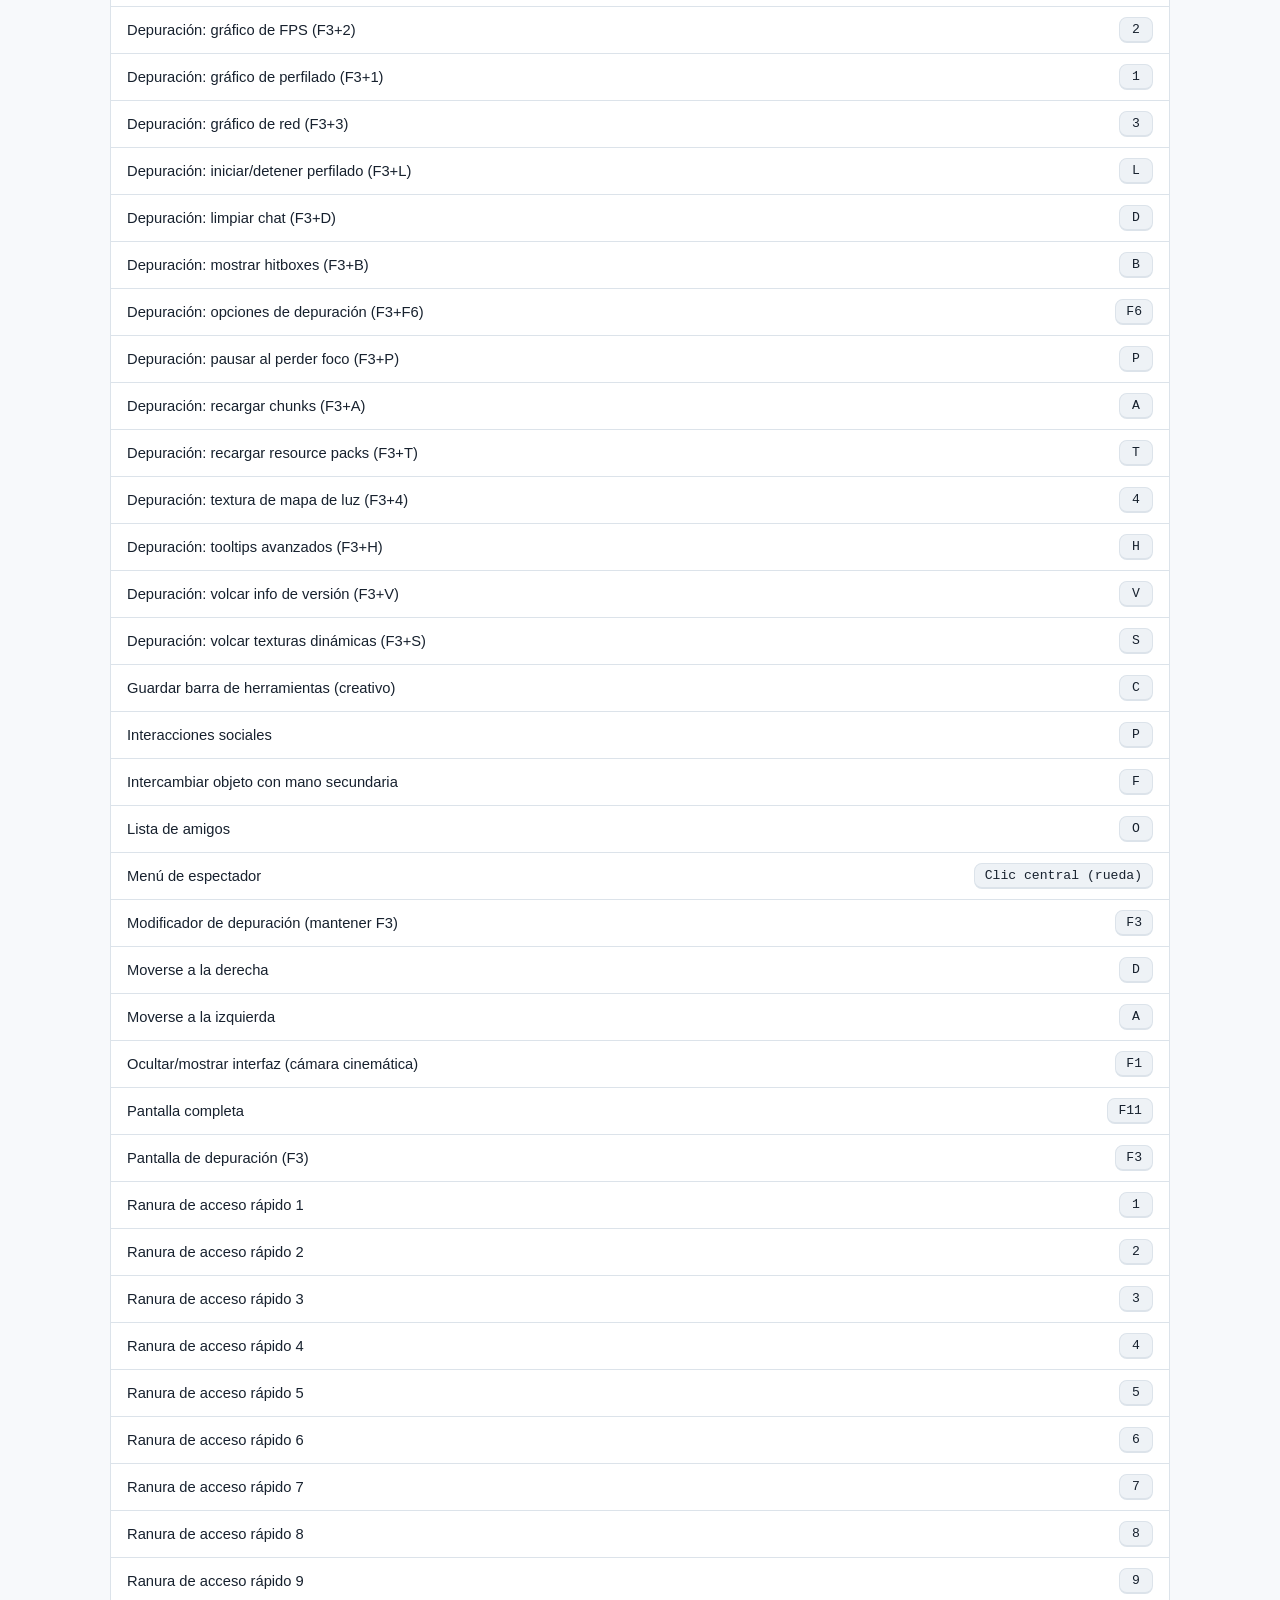
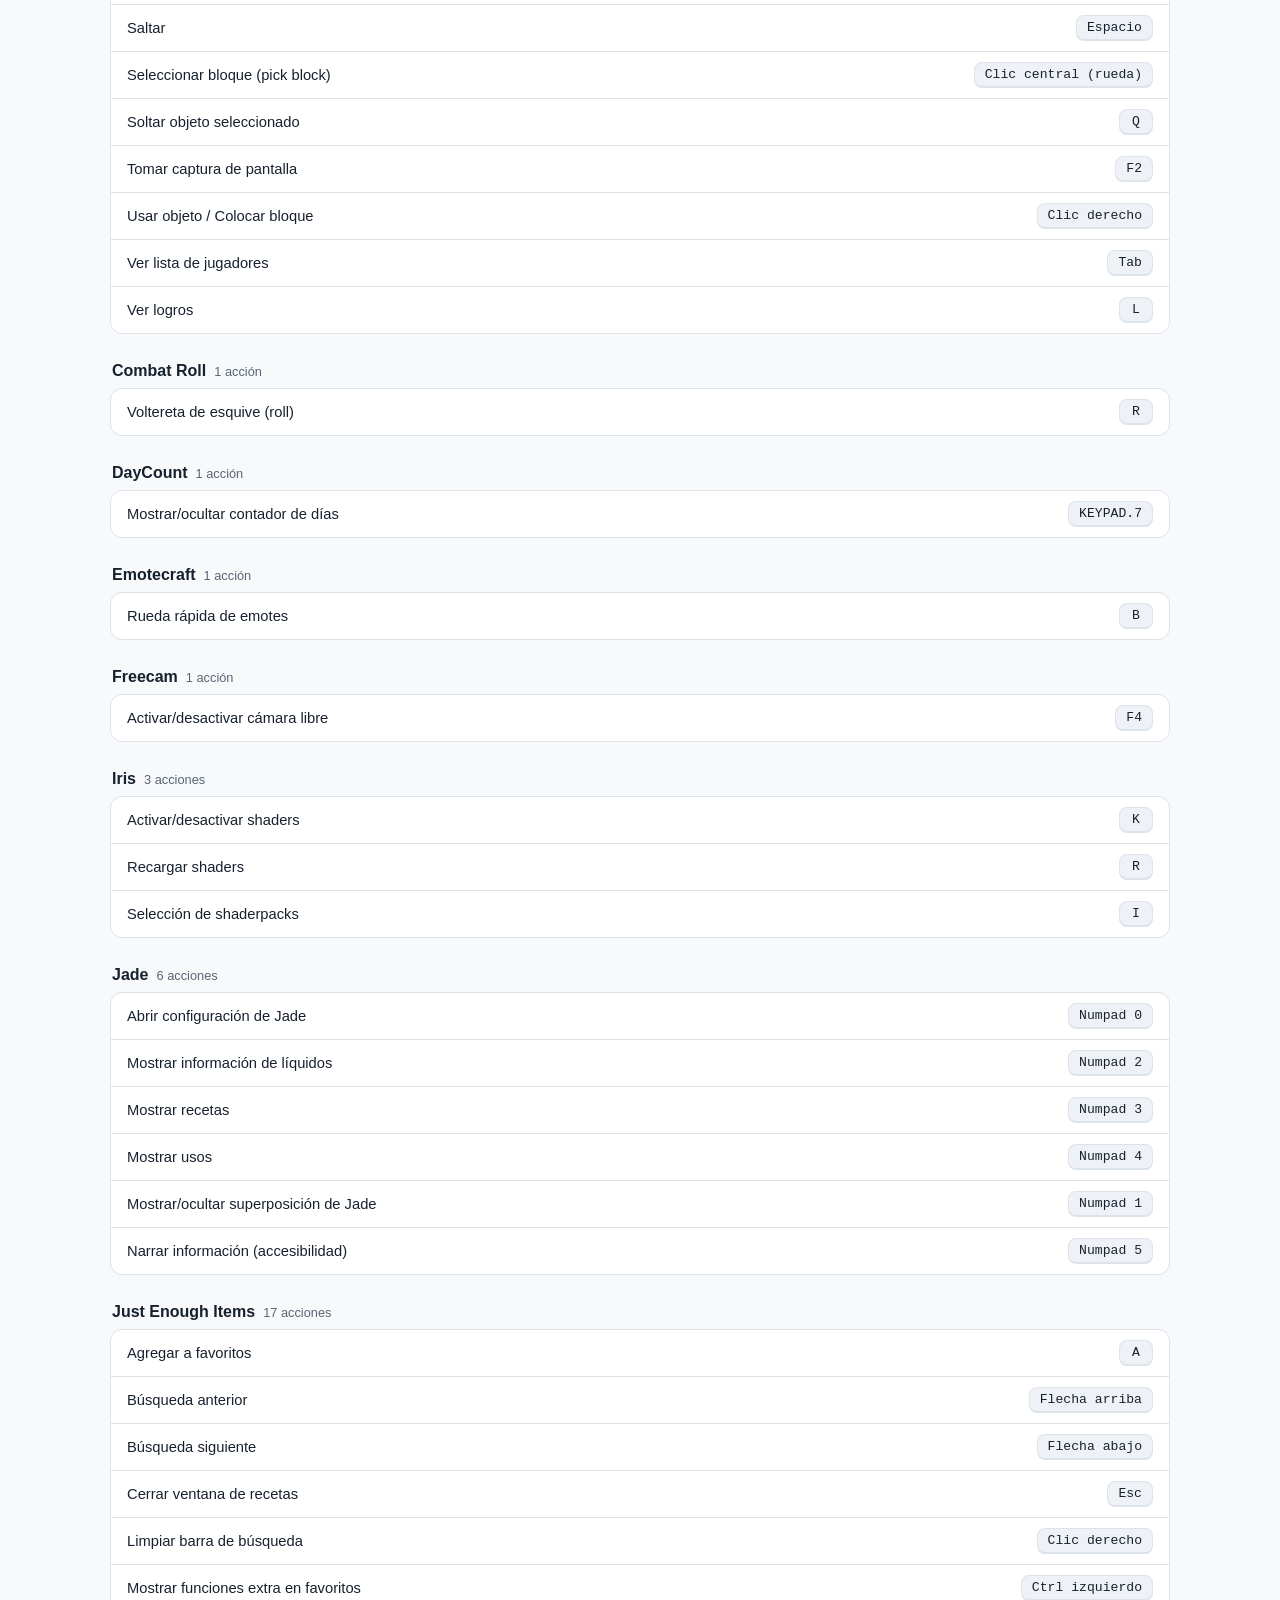
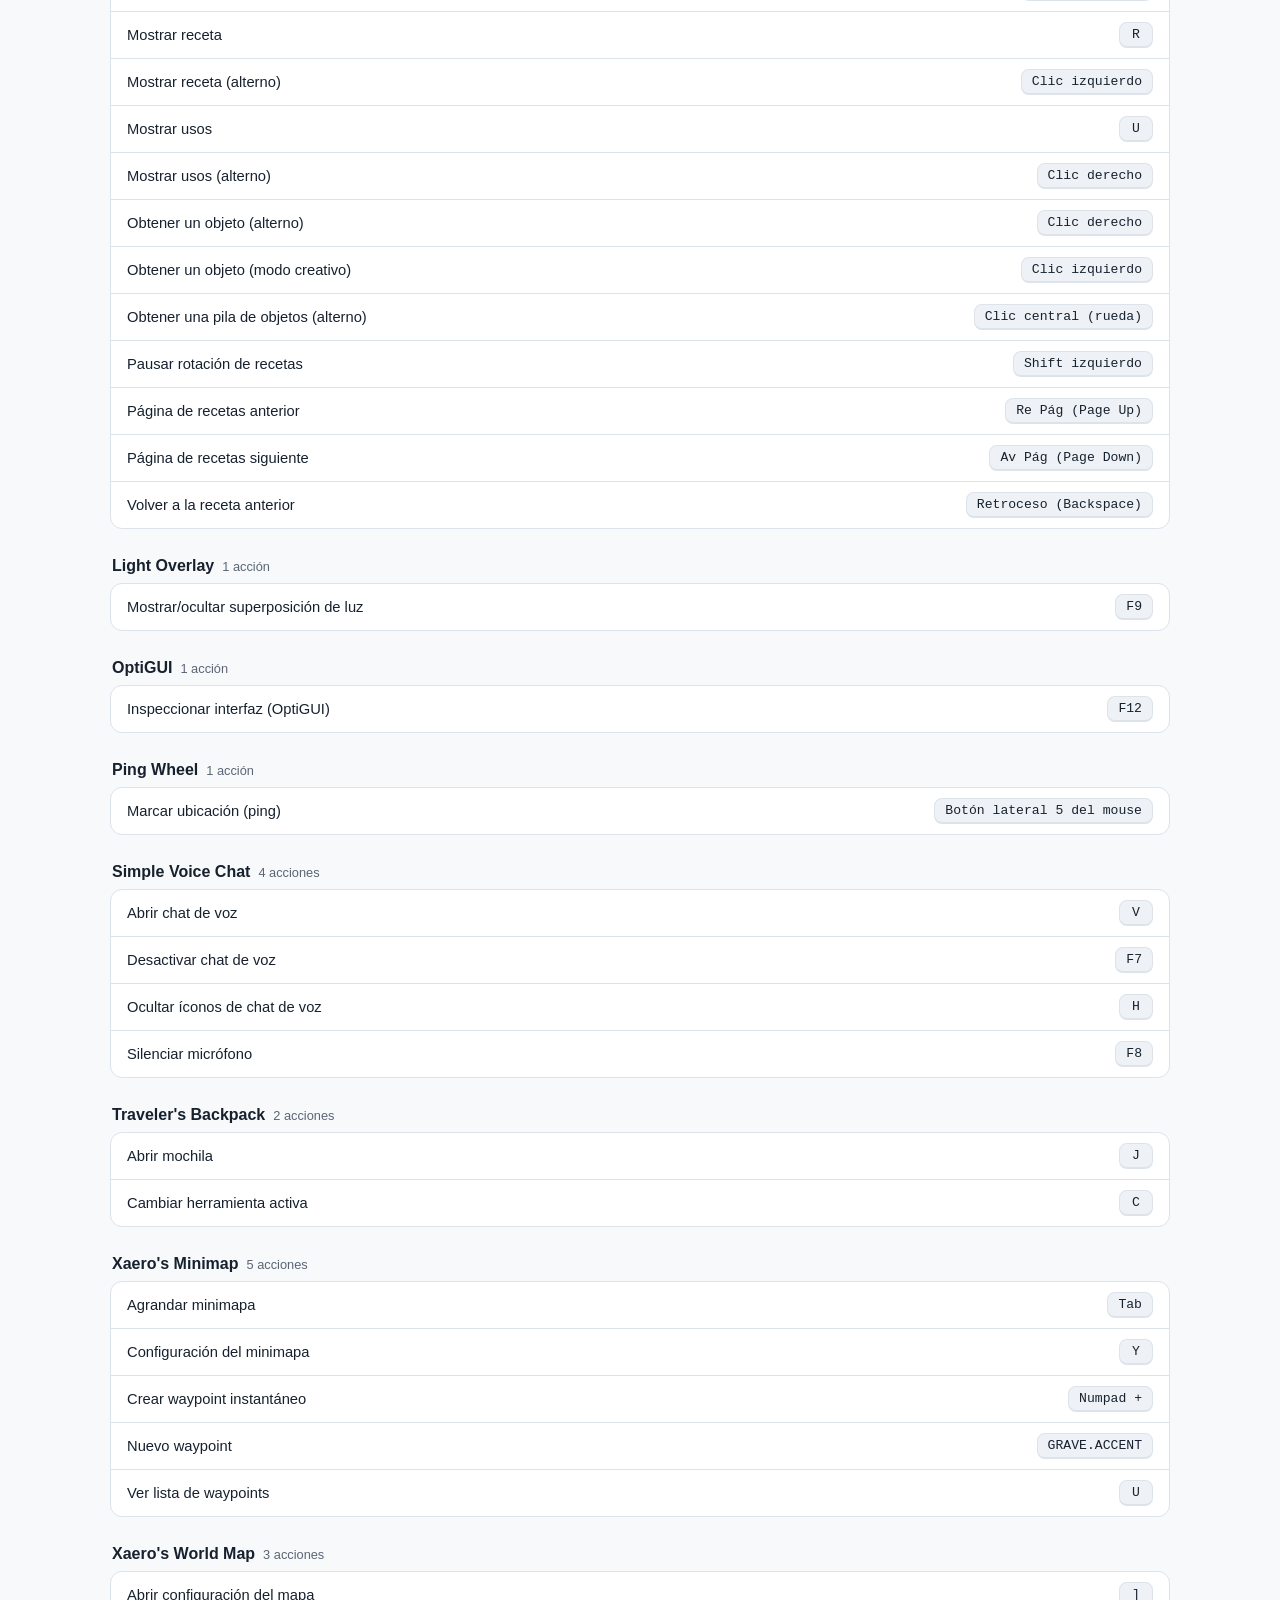
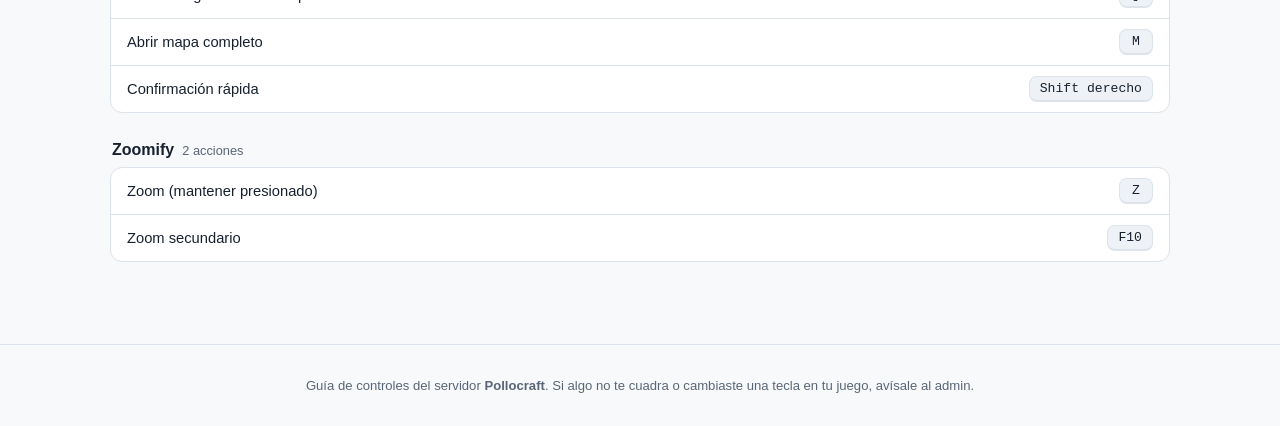
<file: keybinds.html>
<!DOCTYPE html>
<html lang="es">
<head>
<meta charset="UTF-8">
<meta name="viewport" content="width=device-width, initial-scale=1.0">
<title>Controles — Pollocraft</title>
<meta name="description" content="Guía de controles del servidor: qué hace cada tecla, el mouse y el control.">
<link rel="icon" href="data:image/svg+xml,<svg xmlns=%22http://www.w3.org/2000/svg%22 viewBox=%220 0 100 100%22><text y=%22.9em%22 font-size=%2290%22>⌨️</text></svg>">
<link rel="stylesheet" href="style.css">
<link rel="stylesheet" href="keybinds.css">
<link rel="stylesheet" href="keyboard.css">
</head>
<body>

<header class="site-header">
  <div class="header-inner">
    <div class="brand">
      <span class="brand-icon" aria-hidden="true">⌨️</span>
      <div>
        <h1>Controles</h1>
        <p class="subtitle">Qué hace cada tecla, el mouse y el control</p>
      </div>
    </div>
    <button id="theme-toggle" class="theme-toggle" type="button" aria-label="Cambiar tema claro/oscuro" title="Cambiar tema">🌙</button>
  </div>
  <nav class="subnav">
    <a href="join.html">🚀 Cómo unirte</a>
    <a href="index.html">📖 Los mods</a>
    <a href="keybinds.html" class="active">⌨️ Controles</a>
  </nav>
</header>

<main>
  <section class="intro">
    <p class="intro-lead">
      Todo lo que puedes hacer en el servidor, en un solo lugar. <strong>Pasa el mouse por encima de cualquier
      tecla o botón</strong> (o tócalo, si estás en el celular) y te dice para qué sirve.
    </p>
    <p class="intro-tip">
      💡 ¿Nuevo por aquí? No hace falta que te aprendas todo. Con moverte, romper y colocar bloques ya puedes jugar —
      lo demás está aquí para cuando lo necesites.
    </p>
  </section>

  <h2 class="section-title">⌨️ Teclado y mouse</h2>
  <p class="section-help">
    Las teclas <strong>resaltadas</strong> hacen algo. Las que se ven apagadas están libres.
  </p>

  <section class="keyboard-section">
    <div class="keyboard-wrap">
      <div class="kb-block" id="kb-main"></div>
      <div class="kb-block" id="kb-nav"></div>
      <div class="kb-block" id="kb-numpad"></div>
    </div>

    <div class="mouse-block">
      <div class="mouse-title">🖱️ Mouse</div>
      <div class="mouse-wrap">
        <svg id="mouse-svg" viewBox="0 0 260 390" role="img" aria-label="Diagrama del mouse">
          <path class="ms-body" d="M 130 12 C 192 12, 234 60, 234 146
            C 234 258, 214 352, 130 378 C 46 352, 26 258, 26 146
            C 26 60, 68 12, 130 12 Z"></path>
          <!-- the shell narrows towards the top, so the buttons are shaped to
               follow its contour (inset ~7px) instead of being plain rects -->
          <path class="ms-region" data-code="key.mouse.left"
                d="M 121 19 C 72 19, 33 64, 33 140 C 33 148, 36 152, 44 152 L 121 152 Z"></path>
          <path class="ms-region" data-code="key.mouse.right"
                d="M 139 19 C 188 19, 227 64, 227 140 C 227 148, 224 152, 216 152 L 139 152 Z"></path>
          <rect class="ms-region ms-wheel" data-code="key.mouse.middle" x="122" y="40" width="16" height="56" rx="8"></rect>
          <rect class="ms-region ms-side"  data-code="key.mouse.4" x="13" y="170" width="24" height="40" rx="9"></rect>
          <rect class="ms-region ms-side"  data-code="key.mouse.5" x="13" y="220" width="24" height="40" rx="9"></rect>
          <line class="ms-seam" x1="130" y1="158" x2="130" y2="200"></line>
          <text class="ms-label" x="77"  y="112">Izq</text>
          <text class="ms-label" x="183" y="112">Der</text>
          <text class="ms-tiny"  x="54"  y="190">4</text>
          <text class="ms-tiny"  x="54"  y="240">5</text>
        </svg>
      </div>
    </div>

    <div class="kb-legend">
      <span><span class="swatch sw-used"></span> Hace algo</span>
      <span><span class="swatch sw-multi"></span> Hace varias cosas según dónde estés</span>
      <span><span class="swatch sw-adv"></span> Solo con F3 (avanzado)</span>
      <span><span class="swatch sw-free"></span> Libre</span>
    </div>
  </section>

  <h2 class="section-title">🎮 Si juegas con control</h2>
  <p class="section-help">
    El servidor tiene soporte para mando. Pasa el cursor por cualquier botón para ver qué hace.
  </p>

  <section class="diagram-section">
    <div class="gamepad-wrap">
      <svg id="gamepad-svg" viewBox="0 0 760 520" role="img" aria-label="Diagrama del control">
        <!-- triggers: drawn first so the body overlaps their lower half -->
        <rect class="gp-region gp-trigger" data-region="trigger-left"  x="196" y="4" width="104" height="60" rx="26"></rect>
        <rect class="gp-region gp-trigger" data-region="trigger-right" x="460" y="4" width="104" height="60" rx="26"></rect>

        <!-- controller body: one continuous silhouette, mirrored around x=380 -->
        <path class="gp-body" d="M 380 50
          C 310 38, 255 40, 210 54 C 160 70, 128 104, 116 156
          C 104 210, 100 258, 100 310 C 100 366, 112 424, 138 462
          C 162 496, 208 500, 234 474 C 260 448, 276 404, 292 366
          C 306 334, 326 322, 358 320 L 402 320
          C 434 322, 454 334, 468 366 C 484 404, 500 448, 526 474
          C 552 500, 598 496, 622 462 C 648 424, 660 366, 660 310
          C 660 258, 656 210, 644 156 C 632 104, 600 70, 550 54
          C 505 40, 450 38, 380 50 Z"></path>

        <!-- bumpers, sitting on the top edge -->
        <rect class="gp-region gp-bumper" data-region="shoulder-left"  x="158" y="70" width="112" height="30" rx="15"></rect>
        <rect class="gp-region gp-bumper" data-region="shoulder-right" x="490" y="70" width="112" height="30" rx="15"></rect>

        <!-- decorative only -->
        <circle class="gp-guide" cx="380" cy="112" r="19"></circle>
        <circle class="gp-well" cx="245" cy="158" r="54"></circle>
        <circle class="gp-well" cx="460" cy="268" r="50"></circle>

        <!-- sticks: outer ring = movement, inner = the L3/R3 click -->
        <circle class="gp-region gp-stick" data-region="stick-left" cx="245" cy="158" r="47"></circle>
        <circle class="gp-region gp-stick-click" data-region="stick-left-click" cx="245" cy="158" r="21"></circle>
        <circle class="gp-region gp-stick" data-region="stick-right" cx="460" cy="268" r="43"></circle>
        <circle class="gp-region gp-stick-click" data-region="stick-right-click" cx="460" cy="268" r="19"></circle>

        <!-- back / start -->
        <circle class="gp-region" data-region="back"  cx="333" cy="158" r="15"></circle>
        <circle class="gp-region" data-region="start" cx="427" cy="158" r="15"></circle>

        <!-- d-pad: four separate arms, no overlapping hit areas -->
        <rect class="gp-region" data-region="dpad-up"    x="284" y="222" width="32" height="34" rx="9"></rect>
        <rect class="gp-region" data-region="dpad-down"  x="284" y="268" width="32" height="34" rx="9"></rect>
        <rect class="gp-region" data-region="dpad-left"  x="246" y="246" width="34" height="32" rx="9"></rect>
        <rect class="gp-region" data-region="dpad-right" x="320" y="246" width="34" height="32" rx="9"></rect>

        <!-- face buttons -->
        <circle class="gp-region" data-region="face-north" cx="520" cy="128" r="24"></circle>
        <circle class="gp-region" data-region="face-west"  cx="478" cy="168" r="24"></circle>
        <circle class="gp-region" data-region="face-east"  cx="562" cy="168" r="24"></circle>
        <circle class="gp-region" data-region="face-south" cx="520" cy="208" r="24"></circle>

        <!-- labels (never clickable, see CSS pointer-events) -->
        <text class="gp-label" x="248" y="32">LT</text>
        <text class="gp-label" x="512" y="32">RT</text>
        <text class="gp-label gp-sm" x="214" y="86">LB</text>
        <text class="gp-label gp-sm" x="546" y="86">RB</text>

        <text class="gp-letter gp-y" x="520" y="128">Y</text>
        <text class="gp-letter gp-x" x="478" y="168">X</text>
        <text class="gp-letter gp-b" x="562" y="168">B</text>
        <text class="gp-letter gp-a" x="520" y="208">A</text>

        <text class="gp-arrow" x="300" y="240">▲</text>
        <text class="gp-arrow" x="300" y="286">▼</text>
        <text class="gp-arrow" x="263" y="263">◀</text>
        <text class="gp-arrow" x="337" y="263">▶</text>

        <text class="gp-tiny" x="333" y="190">Back</text>
        <text class="gp-tiny" x="427" y="190">Start</text>
        <text class="gp-tiny" x="245" y="158">L3</text>
        <text class="gp-tiny" x="460" y="268">R3</text>
      </svg>
    </div>
  </section>

  <div class="radial-menu-block">
    <h3>🕹️ Menú rápido del control</h3>
    <p class="section-help">
      Mantén presionada la <strong>flecha derecha de la cruceta</strong> y aparece una rueda para elegir una de estas 8 cosas:
    </p>
    <ol id="radial-menu-list" class="radial-menu-list"></ol>
  </div>

  <h2 class="section-title">📋 Buscador de acciones</h2>
  <p class="section-help">¿Buscas algo en concreto? Escríbelo aquí y te digo qué tecla es.</p>

  <section class="controls">
    <div class="search-wrap">
      <span class="search-icon" aria-hidden="true">🔍</span>
      <input id="search" type="search" placeholder="Ej: mapa, volar, dormir, mochila…" autocomplete="off">
    </div>
    <div class="kb-filter-row">
      <select id="mod-filter" aria-label="Filtrar por mod"></select>
      <label class="bound-toggle">
        <input type="checkbox" id="show-unbound">
        Mostrar también las que no tienen tecla
      </label>
    </div>
  </section>

  <p id="results-count" class="results-count"></p>

  <div id="kb-groups"></div>

  <p id="no-results" class="no-results" hidden>No encontramos nada con esa búsqueda 🤔 Prueba con otra palabra.</p>
</main>

<footer class="site-footer">
  <p>Guía de controles del servidor <strong>Pollocraft</strong>. Si algo no te cuadra o cambiaste una tecla en tu juego, avísale al admin.</p>
</footer>

<script src="theme.js"></script>
<script src="hint.js"></script>
<script src="keybinds-data.js"></script>
<script src="keybinds.js"></script>
<script src="keyboard-layout.js"></script>
<script src="key-bindings-data.js"></script>
<script src="keyboard.js"></script>
<script src="controller-data.js"></script>
<script src="controller.js"></script>
</body>
</html>
</file>
<file: style.css>
/* Neutral slate palette. The previous brown/olive scheme was tiring to read,
   so both themes now sit on a cool grey base with a single green accent. */
:root {
  --bg: #f7f9fb;
  --bg-elevated: #ffffff;
  --text: #17212e;
  --text-muted: #5a6675;
  --border: #dce3ea;
  --accent: #1f7a4d;
  --accent-contrast: #ffffff;
  --card-shadow: 0 1px 3px rgba(16, 24, 32, 0.06), 0 1px 2px rgba(16, 24, 32, 0.04);
  --card-shadow-hover: 0 10px 24px rgba(16, 24, 32, 0.10);
  --chip-bg: #eef2f6;
  --overlay-bg: rgba(15, 23, 32, 0.5);

  /* Category colours are shared by both themes on purpose: they're only ever
     used as solid pills with white text, and every one of these clears the
     4.5:1 contrast bar against white. */
  --cat-perf: #b45309;
  --cat-visual: #6d28d9;
  --cat-ui: #1d4ed8;
  --cat-world: #15803d;
  --cat-mobs: #92400e;
  --cat-food: #c2410c;
  --cat-combat: #b91c1c;
  --cat-items: #0f766e;
  --cat-social: #be185d;
  --cat-building: #0e7490;
  --cat-lib: #4b5563;
  --cat-datapack: #65a30d;

  /* Explicit key/button states, so we never rely on colour-mix guesswork. */
  --key-used-bg: #e4f3ea;
  --key-used-border: #1f7a4d;
  --key-multi-bg: #e7ecfb;
  --key-multi-border: #3558c4;
  --key-adv-bg: #f0f2f5;
  --key-adv-border: #b3bcc7;
}

:root[data-theme="dark"] {
  --bg: #11161d;
  --bg-elevated: #19212b;
  --text: #e8edf3;
  --text-muted: #98a5b5;
  --border: #2a3441;
  --accent: #4ecb85;
  --accent-contrast: #062313;
  --card-shadow: 0 1px 3px rgba(0, 0, 0, 0.45);
  --card-shadow-hover: 0 10px 28px rgba(0, 0, 0, 0.55);
  --chip-bg: #222c38;
  --overlay-bg: rgba(0, 0, 0, 0.62);

  --key-used-bg: #14301f;
  --key-used-border: #3fa06a;
  --key-multi-bg: #1a2440;
  --key-multi-border: #5b7fd4;
  --key-adv-bg: #1e242c;
  --key-adv-border: #49535f;
}

@media (prefers-color-scheme: dark) {
  :root:not([data-theme="light"]) {
    --bg: #11161d;
    --bg-elevated: #19212b;
    --text: #e8edf3;
    --text-muted: #98a5b5;
    --border: #2a3441;
    --accent: #4ecb85;
    --accent-contrast: #062313;
    --card-shadow: 0 1px 3px rgba(0, 0, 0, 0.45);
    --card-shadow-hover: 0 10px 28px rgba(0, 0, 0, 0.55);
    --chip-bg: #222c38;
    --overlay-bg: rgba(0, 0, 0, 0.62);

    --key-used-bg: #14301f;
    --key-used-border: #3fa06a;
    --key-multi-bg: #1a2440;
    --key-multi-border: #5b7fd4;
    --key-adv-bg: #1e242c;
    --key-adv-border: #49535f;
  }
}

* { box-sizing: border-box; }

html, body {
  margin: 0;
  padding: 0;
  background: var(--bg);
  color: var(--text);
  font-family: "Segoe UI", -apple-system, BlinkMacSystemFont, Roboto, Helvetica, Arial, sans-serif;
  overflow-x: hidden;
}

body {
  max-width: 100%;
}

a { color: var(--accent); }

.site-header {
  background: var(--bg-elevated);
  border-bottom: 1px solid var(--border);
  position: sticky;
  top: 0;
  z-index: 10;
}

.header-inner {
  max-width: 1100px;
  margin: 0 auto;
  padding: 18px 20px;
  display: flex;
  align-items: center;
  justify-content: space-between;
  gap: 16px;
}

.brand {
  display: flex;
  align-items: center;
  gap: 14px;
}

.brand-icon {
  font-size: 2.2rem;
  line-height: 1;
}

.brand h1 {
  margin: 0;
  font-size: 1.4rem;
  letter-spacing: -0.01em;
}

.subtitle {
  margin: 2px 0 0;
  color: var(--text-muted);
  font-size: 0.92rem;
}

.theme-toggle {
  border: 1px solid var(--border);
  background: var(--bg);
  color: var(--text);
  border-radius: 999px;
  width: 42px;
  height: 42px;
  font-size: 1.1rem;
  cursor: pointer;
  flex-shrink: 0;
}
.theme-toggle:hover { border-color: var(--accent); }

main {
  max-width: 1100px;
  margin: 0 auto;
  padding: 24px 20px 60px;
}

.intro {
  background: var(--bg-elevated);
  border: 1px solid var(--border);
  border-radius: 14px;
  padding: 18px 20px;
  margin-bottom: 22px;
}
.intro p { margin: 0; line-height: 1.55; color: var(--text); }

.controls {
  display: flex;
  flex-direction: column;
  gap: 14px;
  margin-bottom: 6px;
}

.search-wrap {
  position: relative;
  display: flex;
  align-items: center;
}

.search-icon {
  position: absolute;
  left: 14px;
  opacity: 0.6;
  font-size: 0.95rem;
}

#search {
  width: 100%;
  padding: 12px 14px 12px 40px;
  border-radius: 12px;
  border: 1px solid var(--border);
  background: var(--bg-elevated);
  color: var(--text);
  font-size: 1rem;
}
#search:focus {
  outline: 2px solid var(--accent);
  outline-offset: 1px;
}

.category-filters {
  display: flex;
  flex-wrap: wrap;
  gap: 8px;
}

.cat-btn {
  border: 1px solid var(--border);
  background: var(--bg-elevated);
  color: var(--text);
  border-radius: 999px;
  padding: 7px 14px;
  font-size: 0.85rem;
  cursor: pointer;
  display: inline-flex;
  align-items: center;
  gap: 6px;
  white-space: nowrap;
}
.cat-btn .dot {
  width: 9px;
  height: 9px;
  border-radius: 50%;
  flex-shrink: 0;
}
.cat-btn.active {
  background: var(--accent);
  color: var(--accent-contrast);
  border-color: var(--accent);
}
.cat-btn.active .dot { background: var(--accent-contrast) !important; }

.section-title {
  font-size: 1.15rem;
  margin: 26px 2px 4px;
}
.section-help {
  margin: 0 2px 14px;
  color: var(--text-muted);
  font-size: 0.88rem;
}

.results-count {
  color: var(--text-muted);
  font-size: 0.85rem;
  margin: 18px 2px 10px;
}

.featured-section {
  margin-bottom: 8px;
}

#todos-los-mods {
  scroll-margin-top: 96px;
}

.mod-card.featured-card {
  border-color: color-mix(in srgb, var(--accent) 45%, var(--border));
  background: color-mix(in srgb, var(--accent) 6%, var(--bg-elevated));
}
.mod-card.featured-card:hover, .mod-card.featured-card:focus-visible {
  border-color: var(--accent);
}

.featured-see-all {
  display: inline-block;
  margin: 14px 2px 0;
  color: var(--accent);
  font-size: 0.88rem;
  font-weight: 600;
  text-decoration: none;
}
.featured-see-all:hover { text-decoration: underline; }

.mod-grid {
  display: grid;
  grid-template-columns: repeat(auto-fill, minmax(240px, 1fr));
  gap: 14px;
}

.mod-card {
  background: var(--bg-elevated);
  border: 1px solid var(--border);
  border-radius: 14px;
  padding: 16px;
  cursor: pointer;
  text-align: left;
  display: flex;
  flex-direction: column;
  gap: 8px;
  box-shadow: var(--card-shadow);
  transition: transform 0.12s ease, box-shadow 0.12s ease, border-color 0.12s ease;
  color: var(--text);
  font: inherit;
}
.mod-card:hover, .mod-card:focus-visible {
  transform: translateY(-2px);
  box-shadow: var(--card-shadow-hover);
  border-color: var(--accent);
  outline: none;
}

.mod-card.is-disabled {
  opacity: 0.6;
}

/* Tags sit on their own row above the title. Sharing a line with the name
   didn't work: a long category ("Mundo, Biomas y Estructuras") plus a long
   name ("AdditionalBanners") can't both fit in a ~240px card, so the badge
   spilled outside the card and the title got squeezed into 3 lines. */
.mod-card-top {
  display: flex;
  flex-wrap: wrap;
  gap: 6px;
}

.mod-card h2 {
  margin: 0;
  font-size: 1.02rem;
  line-height: 1.3;
  /* long names like "SuperMartijn642's" have no break opportunity */
  overflow-wrap: anywhere;
}

.badge {
  display: inline-flex;
  align-items: center;
  gap: 5px;
  font-size: 0.72rem;
  font-weight: 600;
  padding: 3px 9px;
  border-radius: 999px;
  color: #fff;
  /* insurance for the narrowest cards: wrap inside the pill rather than
     letting it grow past the card edge */
  max-width: 100%;
  white-space: normal;
}
.badge[hidden] { display: none; }

.mod-card p.card-desc {
  margin: 0;
  color: var(--text-muted);
  font-size: 0.88rem;
  line-height: 1.45;
}

.card-relations {
  margin-top: auto;
  display: flex;
  gap: 10px;
  flex-wrap: wrap;
  font-size: 0.75rem;
  color: var(--text-muted);
}
.card-relations span { display: inline-flex; align-items: center; gap: 4px; }

.no-results {
  text-align: center;
  color: var(--text-muted);
  padding: 40px 0;
}

.site-footer {
  border-top: 1px solid var(--border);
  padding: 20px;
  text-align: center;
  color: var(--text-muted);
  font-size: 0.82rem;
}
.site-footer code {
  background: var(--chip-bg);
  padding: 2px 6px;
  border-radius: 6px;
}

/* Overlay / detail */
.overlay {
  position: fixed;
  inset: 0;
  z-index: 100;
  display: none;
  align-items: flex-start;
  justify-content: center;
  padding: 40px 16px;
  overflow-y: auto;
}
.overlay:not([hidden]) {
  display: flex;
}
.overlay-backdrop {
  position: fixed;
  inset: 0;
  background: var(--overlay-bg);
}

.detail-card {
  position: relative;
  background: var(--bg-elevated);
  border-radius: 16px;
  max-width: 640px;
  width: 100%;
  padding: 28px 26px 30px;
  z-index: 1;
  box-shadow: var(--card-shadow-hover);
}

.close-btn {
  position: absolute;
  top: 16px;
  right: 16px;
  border: none;
  background: var(--chip-bg);
  color: var(--text);
  width: 34px;
  height: 34px;
  border-radius: 50%;
  cursor: pointer;
  font-size: 1rem;
}

.detail-header { padding-right: 40px; }
.detail-header h2 { margin: 8px 0 4px; font-size: 1.35rem; }
.detail-jar {
  margin: 0;
  font-size: 0.78rem;
  color: var(--text-muted);
  font-family: ui-monospace, SFMono-Regular, Consolas, monospace;
  word-break: break-all;
}

.detail-desc {
  margin: 16px 0 6px;
  line-height: 1.6;
  font-size: 1rem;
}
.detail-authors {
  margin: 0 0 6px;
  color: var(--text-muted);
  font-size: 0.85rem;
}

.modrinth-link {
  display: inline-flex;
  align-items: center;
  gap: 7px;
  margin-top: 8px;
  padding: 9px 16px;
  border-radius: 10px;
  background: #1bd96a;
  color: #0b3d20;
  font-weight: 600;
  font-size: 0.88rem;
  text-decoration: none;
}
.modrinth-link:hover { background: #17c25e; }
.modrinth-link[hidden] { display: none; }
.modrinth-icon { font-size: 0.9rem; }

.disabled-badge {
  background: #8a8578 !important;
  color: #fff;
}

.relations {
  margin-top: 20px;
  display: flex;
  flex-direction: column;
  gap: 18px;
}
.relation-block h3 {
  margin: 0 0 2px;
  font-size: 0.95rem;
}
.relation-help {
  margin: 0 0 8px;
  color: var(--text-muted);
  font-size: 0.8rem;
}
.chip-list {
  display: flex;
  flex-wrap: wrap;
  gap: 8px;
}
.chip-list:empty::after {
  content: "— (ninguno)";
  color: var(--text-muted);
  font-size: 0.85rem;
}
.chip {
  border: 1px solid var(--border);
  background: var(--chip-bg);
  color: var(--text);
  border-radius: 999px;
  padding: 6px 12px;
  font-size: 0.82rem;
  cursor: pointer;
}
.chip:hover { border-color: var(--accent); color: var(--accent); }

@media (max-width: 600px) {
  .brand h1 { font-size: 1.2rem; }
  .detail-card { padding: 22px 18px 24px; }
}
</file>
<file: keybinds.css>
.subnav {
  max-width: 1100px;
  margin: 0 auto;
  padding: 0 20px 14px;
  display: flex;
  gap: 8px;
}
.subnav a {
  text-decoration: none;
  color: var(--text-muted);
  border: 1px solid var(--border);
  border-radius: 999px;
  padding: 6px 14px;
  font-size: 0.85rem;
}
.subnav a.active {
  background: var(--accent);
  color: var(--accent-contrast);
  border-color: var(--accent);
}

.intro-lead {
  font-size: 1.02rem;
}
.intro-tip {
  margin: 12px 0 0 !important;
  padding-top: 12px;
  border-top: 1px solid var(--border);
  font-size: 0.92rem;
  color: var(--text-muted);
}

.kb-filter-row {
  display: flex;
  align-items: center;
  gap: 16px;
  flex-wrap: wrap;
}

#mod-filter {
  padding: 10px 12px;
  border-radius: 10px;
  border: 1px solid var(--border);
  background: var(--bg-elevated);
  color: var(--text);
  font-size: 0.9rem;
}

.bound-toggle {
  display: inline-flex;
  align-items: center;
  gap: 7px;
  font-size: 0.88rem;
  color: var(--text-muted);
  cursor: pointer;
  user-select: none;
}
.bound-toggle input { cursor: pointer; }

.kb-group {
  margin-bottom: 22px;
}

.kb-group-header {
  display: flex;
  align-items: baseline;
  gap: 8px;
  margin: 0 2px 8px;
  padding-top: 6px;
}
.kb-group-header h2 {
  font-size: 1rem;
  margin: 0;
}
.kb-group-count {
  color: var(--text-muted);
  font-size: 0.8rem;
}

.kb-table {
  background: var(--bg-elevated);
  border: 1px solid var(--border);
  border-radius: 12px;
  overflow: hidden;
}

.kb-row {
  display: flex;
  align-items: center;
  justify-content: space-between;
  gap: 12px;
  padding: 10px 16px;
  border-bottom: 1px solid var(--border);
}
.kb-row:last-child { border-bottom: none; }

.kb-row.is-unbound { opacity: 0.7; }

.kb-label {
  font-size: 0.92rem;
}

kbd.kb-key {
  display: inline-block;
  min-width: 34px;
  text-align: center;
  padding: 4px 10px;
  border-radius: 8px;
  background: var(--chip-bg);
  border: 1px solid var(--border);
  border-bottom-width: 2px;
  font-family: ui-monospace, SFMono-Regular, Consolas, monospace;
  font-size: 0.82rem;
  white-space: nowrap;
  flex-shrink: 0;
}
kbd.kb-key.unbound {
  background: transparent;
  color: var(--text-muted);
  border-style: dashed;
  font-family: inherit;
  font-style: italic;
}
</file>
<file: join.css>
.checklist {
  list-style: none;
  padding: 0;
  margin: 0 0 26px;
  display: flex;
  flex-direction: column;
  gap: 10px;
}
.checklist li {
  display: flex;
  gap: 10px;
  align-items: flex-start;
  background: var(--bg-elevated);
  border: 1px solid var(--border);
  border-radius: 12px;
  padding: 12px 16px;
  line-height: 1.5;
}
.checklist .check-icon { flex-shrink: 0; }

.step-card {
  background: var(--bg-elevated);
  border: 1px solid var(--border);
  border-radius: 14px;
  padding: 20px 22px;
  margin-bottom: 16px;
}
.step-card-head {
  display: flex;
  align-items: center;
  gap: 12px;
  margin-bottom: 12px;
}
.step-num {
  width: 32px;
  height: 32px;
  border-radius: 50%;
  background: var(--accent);
  color: var(--accent-contrast);
  display: flex;
  align-items: center;
  justify-content: center;
  font-weight: 700;
  flex-shrink: 0;
  font-size: 0.92rem;
}
.step-card h3 { margin: 0; font-size: 1.08rem; }
.step-card ol {
  margin: 0;
  padding-left: 22px;
}
.step-card li { margin-bottom: 10px; line-height: 1.55; }
.step-card li:last-child { margin-bottom: 0; }
.step-card code {
  background: var(--chip-bg);
  padding: 2px 7px;
  border-radius: 6px;
  font-size: 0.9em;
}

.step-note {
  margin: 12px 0 0;
  padding: 10px 13px;
  background: var(--chip-bg);
  border-radius: 10px;
  font-size: 0.85rem;
  color: var(--text-muted);
}

/* Dashed box for things the admin still needs to fill in — deliberately
   looks unfinished so it's obvious this isn't a mistake, it's a to-do. */
.todo-box {
  border: 2px dashed var(--key-adv-border);
  background: var(--key-adv-bg);
  border-radius: 12px;
  padding: 14px 16px;
  margin: 12px 0 0;
  display: flex;
  gap: 12px;
  align-items: flex-start;
}
.todo-box .todo-icon { font-size: 1.3rem; flex-shrink: 0; line-height: 1.3; }
.todo-box strong { display: block; margin-bottom: 3px; }
.todo-box p { margin: 0; color: var(--text-muted); font-size: 0.88rem; line-height: 1.5; }

.btn-primary-link {
  display: inline-flex;
  align-items: center;
  gap: 8px;
  background: var(--accent);
  color: var(--accent-contrast);
  padding: 11px 20px;
  border-radius: 10px;
  text-decoration: none;
  font-weight: 600;
  font-size: 0.92rem;
  margin-top: 4px;
}
.btn-primary-link:hover { opacity: 0.92; }

.tips-list {
  display: flex;
  flex-direction: column;
  gap: 12px;
}
.tip-item {
  background: var(--bg-elevated);
  border: 1px solid var(--border);
  border-radius: 12px;
  padding: 14px 16px;
  display: flex;
  gap: 12px;
  align-items: flex-start;
  line-height: 1.55;
}
.tip-item .tip-icon { font-size: 1.25rem; flex-shrink: 0; }
.tip-item strong { display: block; margin-bottom: 2px; }

@media (max-width: 600px) {
  .step-card { padding: 16px 18px; }
}
</file>
<file: keyboard.css>
.mouse-block {
  margin-top: 20px;
  max-width: 1700px;
  margin-left: auto;
  margin-right: auto;
}
.mouse-title {
  font-size: 0.85rem;
  color: var(--text-muted);
  margin-bottom: 4px;
}

.keyboard-section {
  background: var(--bg-elevated);
  border: 1px solid var(--border);
  border-radius: 14px;
  padding: 20px;
  margin-bottom: 24px;
  overflow-x: auto;
  box-sizing: border-box;
  /* Break out of the narrow <main> column (max-width: 1100px) so the
     keyboard can use the real viewport width instead of being squeezed.
     "margin-left: calc(50% - 50vw)" is the standard full-bleed trick: it
     re-centers on the viewport regardless of how narrow the parent is.
     No max-width here on purpose — the cap lives on .keyboard-wrap below,
     so this centering math always stays correct. */
  width: 100vw;
  margin-left: calc(50% - 50vw);
}

.keyboard-wrap {
  display: flex;
  gap: 22px;
  align-items: flex-start;
  width: 100%;
  max-width: 1700px;
  margin: 0 auto;
}

.kb-block { display: flex; flex-direction: column; gap: 6px; min-width: 0; }
/* relative width weights so the three blocks scale together instead of
   the narrower nav/numpad blocks getting crushed when space is tight */
#kb-main { flex: 15 1 0; }
#kb-nav { flex: 3 1 0; }
#kb-numpad { flex: 4 1 0; }

.kb-row { display: flex; gap: 5px; }

.key {
  flex-grow: 1;
  flex-basis: 0;
  min-width: 0;
  max-width: 74px;
  aspect-ratio: 1.15 / 1;
  border-radius: 7px;
  border: 1px solid var(--border);
  background: var(--bg);
  display: flex;
  flex-direction: column;
  justify-content: space-between;
  padding: 4px 5px;
  cursor: pointer;
  text-align: left;
  font: inherit;
  color: var(--text);
  position: relative;
  transition: transform 0.08s ease, box-shadow 0.08s ease;
}
.key:hover, .key:focus-visible {
  transform: translateY(-1px);
  box-shadow: 0 3px 8px rgba(0,0,0,0.15);
  outline: none;
  z-index: 2;
}
.key.key-spacer {
  visibility: hidden;
  cursor: default;
  pointer-events: none;
}

.key .key-physical {
  font-size: 0.62rem;
  color: var(--text-muted);
  font-weight: 600;
  line-height: 1;
}
.key .key-action {
  font-size: 0.62rem;
  line-height: 1.15;
  overflow: hidden;
  display: -webkit-box;
  -webkit-line-clamp: 2;
  -webkit-box-orient: vertical;
}
/* Key states. "multi" used to be styled as a red conflict warning, but for
   players a key doing several things is normal (it depends on the screen
   you're on), so it's a neutral blue now instead of an alarm. */
.key.state-free { }
.key.state-used {
  background: var(--key-used-bg);
  border-color: var(--key-used-border);
}
.key.state-multi {
  background: var(--key-multi-bg);
  border-color: var(--key-multi-border);
}
.key.state-adv {
  background: var(--key-adv-bg);
  border-color: var(--key-adv-border);
  border-style: dashed;
}
.key.state-free .key-action,
.key.state-adv .key-action { color: var(--text-muted); }

.kb-legend .swatch.sw-used  { background: var(--key-used-bg);  border-color: var(--key-used-border); }
.kb-legend .swatch.sw-multi { background: var(--key-multi-bg); border-color: var(--key-multi-border); }
.kb-legend .swatch.sw-adv   { background: var(--key-adv-bg);   border-color: var(--key-adv-border); border-style: dashed; }
.kb-legend .swatch.sw-free  { background: var(--bg); }

.kb-legend {
  display: flex;
  flex-wrap: wrap;
  gap: 14px;
  margin-top: 16px;
  padding-top: 14px;
  border-top: 1px solid var(--border);
  font-size: 0.8rem;
  color: var(--text-muted);
}
.kb-legend span { display: inline-flex; align-items: center; gap: 6px; }
.kb-legend .swatch { width: 12px; height: 12px; border-radius: 3px; border: 1px solid var(--border); }

/* ---- Floating hint card (hover/tap on any key, mouse or gamepad button) ----
   Chosen over a modal popup so you can sweep across the diagram and read one
   button after another without having to close anything. */
.hint-card {
  position: fixed;
  z-index: 200;
  max-width: 290px;
  padding: 11px 13px;
  border-radius: 11px;
  border: 1px solid var(--border);
  background: var(--bg-elevated);
  box-shadow: var(--card-shadow-hover);
  pointer-events: none;
  font-size: 0.85rem;
  line-height: 1.4;
}
.hint-card[hidden] { display: none; }

.hint-title {
  font-weight: 700;
  font-size: 0.9rem;
  margin-bottom: 6px;
}
.hint-note {
  margin: 0 0 6px;
  font-size: 0.76rem;
  color: var(--text-muted);
}
.hint-adv { margin-top: 8px; }
.hint-empty {
  margin: 0;
  color: var(--text-muted);
}
.hint-row {
  display: flex;
  justify-content: space-between;
  align-items: baseline;
  gap: 10px;
  padding: 3px 0;
}
.hint-what { flex: 1; }
.hint-from {
  font-size: 0.72rem;
  color: var(--text-muted);
  white-space: nowrap;
}

@media (max-width: 900px) {
  .keyboard-section { padding: 14px; }
}

.radial-menu-block {
  background: var(--bg-elevated);
  border: 1px solid var(--border);
  border-radius: 14px;
  padding: 18px 20px;
  margin-bottom: 26px;
}
.radial-menu-block h3 { margin: 0 0 4px; font-size: 1rem; }
.radial-menu-list {
  margin: 10px 0 0;
  padding-left: 22px;
  columns: 2;
  gap: 20px;
}
.radial-menu-list li {
  margin-bottom: 6px;
  font-size: 0.9rem;
  break-inside: avoid;
}

@media (max-width: 600px) {
  .radial-menu-list { columns: 1; }
}

/* Normal-width card for the diagrams (unlike the full-bleed keyboard, these
   are small enough that stretching them across the viewport looks silly). */
.diagram-section {
  background: var(--bg-elevated);
  border: 1px solid var(--border);
  border-radius: 14px;
  padding: 22px;
  margin-bottom: 24px;
  overflow-x: auto;
}
@media (max-width: 620px) {
  .diagram-section { padding: 14px; }
  /* below this the controller would shrink until the labels are unreadable,
     so let it scroll sideways instead */
  #gamepad-svg { min-width: 340px; }
}

/* ---- Gamepad SVG diagram ---- */
.gamepad-wrap {
  display: flex;
  justify-content: center;
  width: 100%;
}
#gamepad-svg {
  width: 100%;
  max-width: 660px;
  height: auto;
}
/* labels must never swallow clicks meant for the shape underneath */
#gamepad-svg text,
#mouse-svg text {
  pointer-events: none;
  user-select: none;
}

.gp-body {
  fill: var(--bg);
  stroke: var(--border);
  stroke-width: 2.5;
}
/* purely decorative — the ring around each stick and the "guide" button */
.gp-well {
  fill: none;
  stroke: var(--border);
  stroke-width: 1.5;
  pointer-events: none;
}
.gp-guide {
  fill: var(--chip-bg);
  stroke: var(--border);
  stroke-width: 1.5;
  pointer-events: none;
}

.gp-region {
  fill: var(--chip-bg);
  stroke: var(--border);
  stroke-width: 1.5;
  cursor: pointer;
  /* No transition on fill/stroke on purpose: these resolve from theme custom
     properties, and Chromium keeps the transitioned value stuck at the old
     theme's color when the variable changes, so toggling light/dark left the
     diagram painted in the previous theme. Instant hover is the safe trade. */
}
.gp-region:hover, .gp-region:focus-visible {
  fill: color-mix(in srgb, var(--accent) 35%, var(--chip-bg));
  stroke: var(--accent);
  outline: none;
}
.gp-region:focus-visible {
  stroke: var(--accent);
  stroke-width: 3;
}

/* triggers/bumpers read as the "back" of the controller, so they sit darker */
.gp-trigger, .gp-bumper { fill: var(--border); }
.gp-stick-click { fill: var(--bg-elevated); }

.gp-label {
  fill: var(--text);
  font-size: 17px;
  font-weight: 700;
  text-anchor: middle;
  dominant-baseline: middle;
}
.gp-sm { font-size: 14px; fill: var(--text-muted); }

.gp-letter {
  font-size: 22px;
  font-weight: 800;
  text-anchor: middle;
  dominant-baseline: middle;
}
.gp-a { fill: #5fae4e; }
.gp-b { fill: #d9544a; }
.gp-x { fill: #4a8fd4; }
.gp-y { fill: #d9ad3c; }

.gp-arrow {
  fill: var(--text-muted);
  font-size: 13px;
  text-anchor: middle;
  dominant-baseline: middle;
}
.gp-tiny {
  fill: var(--text-muted);
  font-size: 11px;
  font-weight: 600;
  text-anchor: middle;
  dominant-baseline: middle;
}

/* ---- Mouse SVG diagram ---- */
.mouse-wrap {
  display: flex;
  justify-content: center;
  margin-top: 10px;
}
#mouse-svg {
  width: 100%;
  max-width: 190px;
  height: auto;
}

.ms-body {
  fill: var(--bg);
  stroke: var(--border);
  stroke-width: 2.5;
}
.ms-seam {
  stroke: var(--border);
  stroke-width: 2;
  pointer-events: none;
}

.ms-region {
  fill: var(--chip-bg);
  stroke: var(--border);
  stroke-width: 1.5;
  cursor: pointer;
  /* see .gp-region — no fill/stroke transition, it breaks theme switching */
}
.ms-wheel { fill: var(--border); }

.ms-region:hover, .ms-region:focus-visible {
  fill: color-mix(in srgb, var(--accent) 35%, var(--chip-bg));
  stroke: var(--accent);
  outline: none;
}
/* same state palette as the keyboard keys, so the colors mean one thing */
.ms-region.state-used {
  fill: var(--key-used-bg);
  stroke: var(--key-used-border);
}
.ms-region.state-adv {
  fill: var(--key-adv-bg);
  stroke: var(--key-adv-border);
}
.ms-region.state-multi {
  fill: var(--key-multi-bg);
  stroke: var(--key-multi-border);
}

.ms-label {
  fill: var(--text-muted);
  font-size: 15px;
  font-weight: 600;
  text-anchor: middle;
  dominant-baseline: middle;
}
.ms-tiny {
  fill: var(--text-muted);
  font-size: 12px;
  font-weight: 700;
  text-anchor: middle;
  dominant-baseline: middle;
}
</file>
